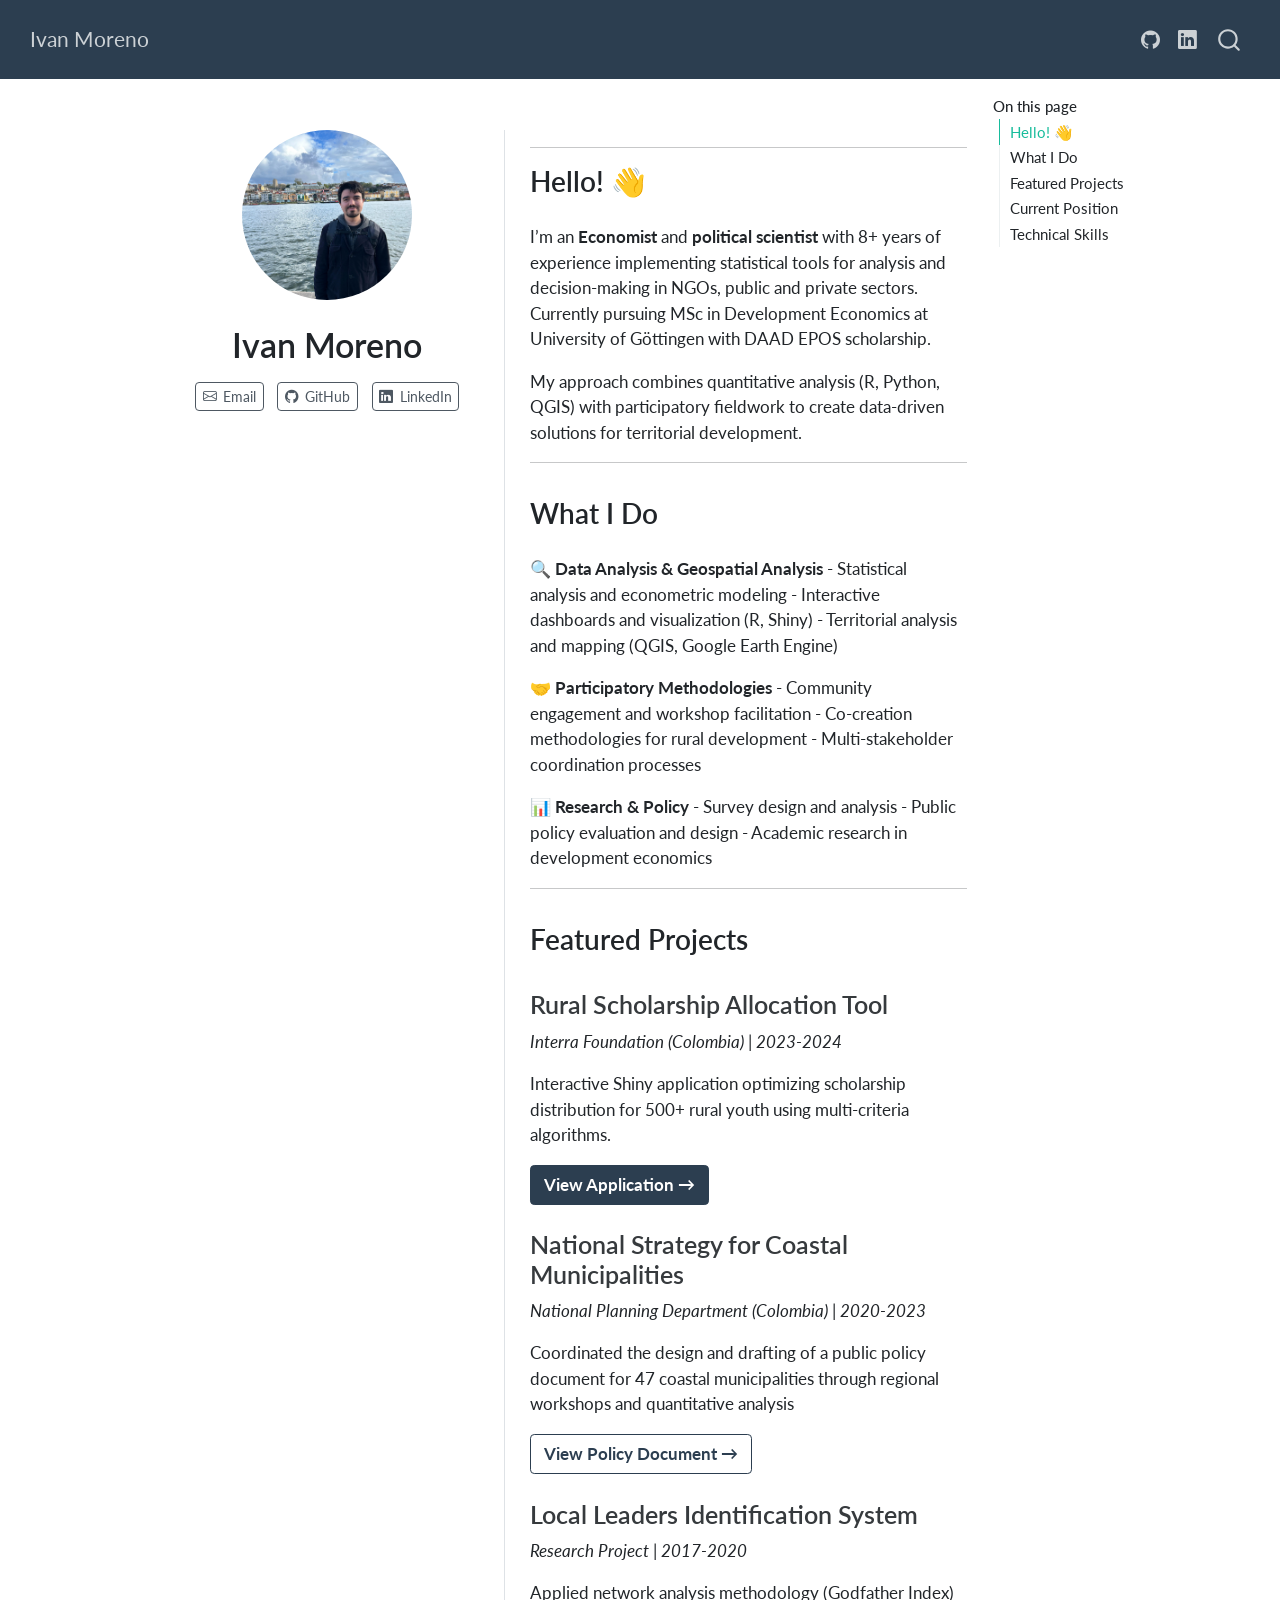
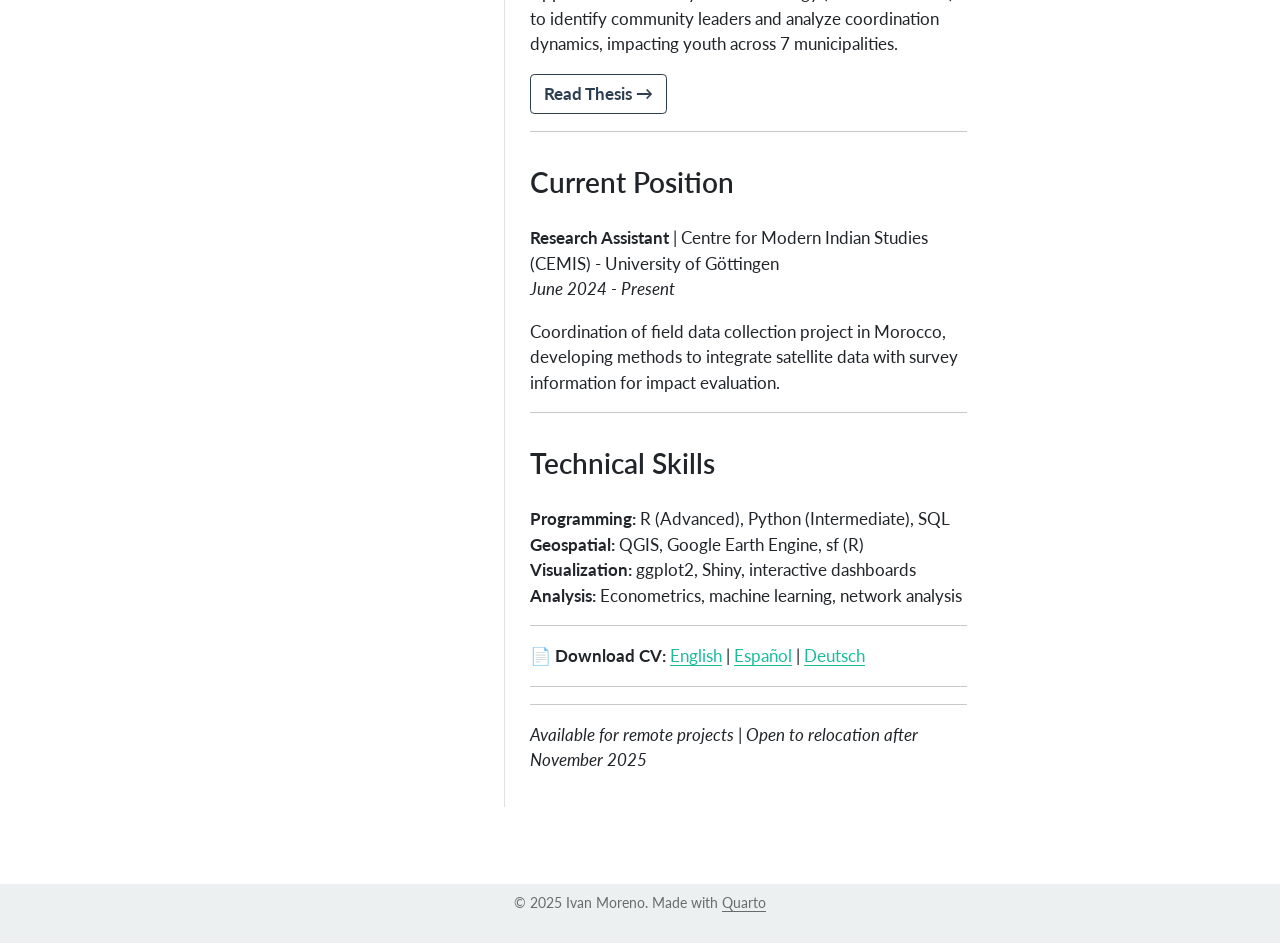
<file: index.html>
<!DOCTYPE html>
<html xmlns="http://www.w3.org/1999/xhtml" lang="en" xml:lang="en"><head>

<meta charset="utf-8">
<meta name="generator" content="quarto-1.6.42">

<meta name="viewport" content="width=device-width, initial-scale=1.0, user-scalable=yes">


<title>Ivan Moreno</title>
<style>
code{white-space: pre-wrap;}
span.smallcaps{font-variant: small-caps;}
div.columns{display: flex; gap: min(4vw, 1.5em);}
div.column{flex: auto; overflow-x: auto;}
div.hanging-indent{margin-left: 1.5em; text-indent: -1.5em;}
ul.task-list{list-style: none;}
ul.task-list li input[type="checkbox"] {
  width: 0.8em;
  margin: 0 0.8em 0.2em -1em; /* quarto-specific, see https://github.com/quarto-dev/quarto-cli/issues/4556 */ 
  vertical-align: middle;
}
</style>


<script src="site_libs/quarto-nav/quarto-nav.js"></script>
<script src="site_libs/quarto-nav/headroom.min.js"></script>
<script src="site_libs/clipboard/clipboard.min.js"></script>
<script src="site_libs/quarto-search/autocomplete.umd.js"></script>
<script src="site_libs/quarto-search/fuse.min.js"></script>
<script src="site_libs/quarto-search/quarto-search.js"></script>
<meta name="quarto:offset" content="./">
<script src="site_libs/quarto-html/quarto.js"></script>
<script src="site_libs/quarto-html/popper.min.js"></script>
<script src="site_libs/quarto-html/tippy.umd.min.js"></script>
<link href="site_libs/quarto-html/tippy.css" rel="stylesheet">
<link href="site_libs/quarto-html/quarto-syntax-highlighting-de84f8d6bb715db06a919283c2d1e787.css" rel="stylesheet" id="quarto-text-highlighting-styles">
<script src="site_libs/bootstrap/bootstrap.min.js"></script>
<link href="site_libs/bootstrap/bootstrap-icons.css" rel="stylesheet">
<link href="site_libs/bootstrap/bootstrap-11537b933fd2d3f636e30eabed43a12c.min.css" rel="stylesheet" append-hash="true" id="quarto-bootstrap" data-mode="light">
<script id="quarto-search-options" type="application/json">{
  "location": "navbar",
  "copy-button": false,
  "collapse-after": 3,
  "panel-placement": "end",
  "type": "overlay",
  "limit": 50,
  "keyboard-shortcut": [
    "f",
    "/",
    "s"
  ],
  "show-item-context": false,
  "language": {
    "search-no-results-text": "No results",
    "search-matching-documents-text": "matching documents",
    "search-copy-link-title": "Copy link to search",
    "search-hide-matches-text": "Hide additional matches",
    "search-more-match-text": "more match in this document",
    "search-more-matches-text": "more matches in this document",
    "search-clear-button-title": "Clear",
    "search-text-placeholder": "",
    "search-detached-cancel-button-title": "Cancel",
    "search-submit-button-title": "Submit",
    "search-label": "Search"
  }
}</script>
<style>html{ scroll-behavior: smooth; }</style>


</head>

<body class="nav-fixed">

<div id="quarto-search-results"></div>
  <header id="quarto-header" class="headroom fixed-top">
    <nav class="navbar navbar-expand-lg " data-bs-theme="dark">
      <div class="navbar-container container-fluid">
      <div class="navbar-brand-container mx-auto">
    <a class="navbar-brand" href="./index.html">
    <span class="navbar-title">Ivan Moreno</span>
    </a>
  </div>
            <div id="quarto-search" class="" title="Search"></div>
          <button class="navbar-toggler" type="button" data-bs-toggle="collapse" data-bs-target="#navbarCollapse" aria-controls="navbarCollapse" role="menu" aria-expanded="false" aria-label="Toggle navigation" onclick="if (window.quartoToggleHeadroom) { window.quartoToggleHeadroom(); }">
  <span class="navbar-toggler-icon"></span>
</button>
          <div class="collapse navbar-collapse" id="navbarCollapse">
            <ul class="navbar-nav navbar-nav-scroll ms-auto">
  <li class="nav-item compact">
    <a class="nav-link" href="https://github.com/ifmoreno"> <i class="bi bi-github" role="img">
</i> 
<span class="menu-text"></span></a>
  </li>  
  <li class="nav-item compact">
    <a class="nav-link" href="https://www.linkedin.com/in/ifmoreno/"> <i class="bi bi-linkedin" role="img">
</i> 
<span class="menu-text"></span></a>
  </li>  
</ul>
          </div> <!-- /navcollapse -->
            <div class="quarto-navbar-tools">
</div>
      </div> <!-- /container-fluid -->
    </nav>
</header>
<!-- content -->
<div id="quarto-content" class="quarto-container page-columns page-rows-contents page-layout-article page-navbar">
<!-- sidebar -->
<!-- margin-sidebar -->
    <div id="quarto-margin-sidebar" class="sidebar margin-sidebar">
        <nav id="TOC" role="doc-toc" class="toc-active">
    <h2 id="toc-title">On this page</h2>
  <ul>
  <li><a href="#hello" id="toc-hello" class="nav-link active" data-scroll-target="#hello">Hello! 👋</a></li>
  <li><a href="#what-i-do" id="toc-what-i-do" class="nav-link" data-scroll-target="#what-i-do">What I Do</a></li>
  <li><a href="#featured-projects" id="toc-featured-projects" class="nav-link" data-scroll-target="#featured-projects">Featured Projects</a>
  <ul class="collapse">
  <li><a href="#rural-scholarship-allocation-tool" id="toc-rural-scholarship-allocation-tool" class="nav-link" data-scroll-target="#rural-scholarship-allocation-tool">Rural Scholarship Allocation Tool</a></li>
  <li><a href="#national-strategy-for-coastal-municipalities" id="toc-national-strategy-for-coastal-municipalities" class="nav-link" data-scroll-target="#national-strategy-for-coastal-municipalities">National Strategy for Coastal Municipalities</a></li>
  <li><a href="#local-leaders-identification-system" id="toc-local-leaders-identification-system" class="nav-link" data-scroll-target="#local-leaders-identification-system">Local Leaders Identification System</a></li>
  </ul></li>
  <li><a href="#current-position" id="toc-current-position" class="nav-link" data-scroll-target="#current-position">Current Position</a></li>
  <li><a href="#technical-skills" id="toc-technical-skills" class="nav-link" data-scroll-target="#technical-skills">Technical Skills</a></li>
  </ul>
</nav>
    </div>
<!-- main -->
<div class="quarto-about-trestles">
  <div class="about-entity">
    <img src="images/2.jpeg" class="about-image
  round " style="height: 10em; width: 10em;">
<header id="title-block-header" class="quarto-title-block default">
<div class="quarto-title">
<h1 class="title">Ivan Moreno</h1>
</div>
<div class="quarto-title-meta">
  </div>
</header>
    <div class="about-links">
  <a href="mailto:if.moreno@outlook.com" class="about-link" rel="" target="">
    <i class="bi bi-envelope"></i>
     <span class="about-link-text">Email</span>
  </a>
  <a href="https://github.com/ifmoreno" class="about-link" rel="" target="_blank">
    <i class="bi bi-github"></i>
     <span class="about-link-text">GitHub</span>
  </a>
  <a href="https://www.linkedin.com/in/ifmoreno/" class="about-link" rel="" target="_blank">
    <i class="bi bi-linkedin"></i>
     <span class="about-link-text">LinkedIn</span>
  </a>
</div>
  </div>
  <div class="about-contents"><main class="content" id="quarto-document-content">

<hr>
<section id="hello" class="level2">
<h2 data-anchor-id="hello">Hello! 👋</h2>
<p>I’m an <strong>Economist</strong> and <strong>political scientist</strong> with 8+ years of experience implementing statistical tools for analysis and decision-making in NGOs, public and private sectors. Currently pursuing MSc in Development Economics at University of Göttingen with DAAD EPOS scholarship.</p>
<p>My approach combines quantitative analysis (R, Python, QGIS) with participatory fieldwork to create data-driven solutions for territorial development.</p>
<hr>
</section>
<section id="what-i-do" class="level2">
<h2 data-anchor-id="what-i-do">What I Do</h2>
<p><strong>🔍 Data Analysis &amp; Geospatial Analysis</strong> - Statistical analysis and econometric modeling - Interactive dashboards and visualization (R, Shiny) - Territorial analysis and mapping (QGIS, Google Earth Engine)</p>
<p><strong>🤝 Participatory Methodologies</strong> - Community engagement and workshop facilitation - Co-creation methodologies for rural development - Multi-stakeholder coordination processes</p>
<p><strong>📊 Research &amp; Policy</strong> - Survey design and analysis - Public policy evaluation and design - Academic research in development economics</p>
<hr>
</section>
<section id="featured-projects" class="level2">
<h2 data-anchor-id="featured-projects">Featured Projects</h2>
<section id="rural-scholarship-allocation-tool" class="level3">
<h3 data-anchor-id="rural-scholarship-allocation-tool">Rural Scholarship Allocation Tool</h3>
<p><em>Interra Foundation (Colombia) | 2023-2024</em></p>
<p>Interactive Shiny application optimizing scholarship distribution for 500+ rural youth using multi-criteria algorithms.</p>
<p><a href="https://jovenesrurales.shinyapps.io/Visor/" class="btn btn-primary" target="_blank"><strong>View Application →</strong></a></p>
</section>
<section id="national-strategy-for-coastal-municipalities" class="level3">
<h3 data-anchor-id="national-strategy-for-coastal-municipalities">National Strategy for Coastal Municipalities</h3>
<p><em>National Planning Department (Colombia) | 2020-2023</em></p>
<p>Coordinated the design and drafting of a public policy document for 47 coastal municipalities through regional workshops and quantitative analysis</p>
<p><a href="https://portalterritorial.dnp.gov.co/AdmCPBioceanica/iCosterosMunicipios?idSelect=4" class="btn btn-outline-primary" target="_blank"><strong>View Policy Document →</strong></a></p>
</section>
<section id="local-leaders-identification-system" class="level3">
<h3 data-anchor-id="local-leaders-identification-system">Local Leaders Identification System</h3>
<p><em>Research Project | 2017-2020</em></p>
<p>Applied network analysis methodology (Godfather Index) to identify community leaders and analyze coordination dynamics, impacting youth across 7 municipalities.</p>
<p><a href="http://hdl.handle.net/1992/43811" class="btn btn-outline-primary" target="_blank"><strong>Read Thesis →</strong></a></p>
<hr>
</section>
</section>
<section id="current-position" class="level2">
<h2 data-anchor-id="current-position">Current Position</h2>
<p><strong>Research Assistant</strong> | Centre for Modern Indian Studies (CEMIS) - University of Göttingen<br>
<em>June 2024 - Present</em></p>
<p>Coordination of field data collection project in Morocco, developing methods to integrate satellite data with survey information for impact evaluation.</p>
<hr>
</section>
<section id="technical-skills" class="level2">
<h2 data-anchor-id="technical-skills">Technical Skills</h2>
<p><strong>Programming:</strong> R (Advanced), Python (Intermediate), SQL<br>
<strong>Geospatial:</strong> QGIS, Google Earth Engine, sf (R)<br>
<strong>Visualization:</strong> ggplot2, Shiny, interactive dashboards<br>
<strong>Analysis:</strong> Econometrics, machine learning, network analysis</p>
<hr>
<p>📄 <strong>Download CV:</strong> <a href="assets/CV_english.pdf" target="_blank">English</a> | <a href="assets/cv-ivan-moreno-es.pdf" target="_blank">Español</a> | <a href="assets/CV_deutsch.pdf" target="_blank">Deutsch</a></p>
<hr>
<hr>
<p><em>Available for remote projects | Open to relocation after November 2025</em></p>


</section>
</main></div>
</div>
 <!-- /main -->
<script id="quarto-html-after-body" type="application/javascript">
window.document.addEventListener("DOMContentLoaded", function (event) {
  const toggleBodyColorMode = (bsSheetEl) => {
    const mode = bsSheetEl.getAttribute("data-mode");
    const bodyEl = window.document.querySelector("body");
    if (mode === "dark") {
      bodyEl.classList.add("quarto-dark");
      bodyEl.classList.remove("quarto-light");
    } else {
      bodyEl.classList.add("quarto-light");
      bodyEl.classList.remove("quarto-dark");
    }
  }
  const toggleBodyColorPrimary = () => {
    const bsSheetEl = window.document.querySelector("link#quarto-bootstrap");
    if (bsSheetEl) {
      toggleBodyColorMode(bsSheetEl);
    }
  }
  toggleBodyColorPrimary();  
  const isCodeAnnotation = (el) => {
    for (const clz of el.classList) {
      if (clz.startsWith('code-annotation-')) {                     
        return true;
      }
    }
    return false;
  }
  const onCopySuccess = function(e) {
    // button target
    const button = e.trigger;
    // don't keep focus
    button.blur();
    // flash "checked"
    button.classList.add('code-copy-button-checked');
    var currentTitle = button.getAttribute("title");
    button.setAttribute("title", "Copied!");
    let tooltip;
    if (window.bootstrap) {
      button.setAttribute("data-bs-toggle", "tooltip");
      button.setAttribute("data-bs-placement", "left");
      button.setAttribute("data-bs-title", "Copied!");
      tooltip = new bootstrap.Tooltip(button, 
        { trigger: "manual", 
          customClass: "code-copy-button-tooltip",
          offset: [0, -8]});
      tooltip.show();    
    }
    setTimeout(function() {
      if (tooltip) {
        tooltip.hide();
        button.removeAttribute("data-bs-title");
        button.removeAttribute("data-bs-toggle");
        button.removeAttribute("data-bs-placement");
      }
      button.setAttribute("title", currentTitle);
      button.classList.remove('code-copy-button-checked');
    }, 1000);
    // clear code selection
    e.clearSelection();
  }
  const getTextToCopy = function(trigger) {
      const codeEl = trigger.previousElementSibling.cloneNode(true);
      for (const childEl of codeEl.children) {
        if (isCodeAnnotation(childEl)) {
          childEl.remove();
        }
      }
      return codeEl.innerText;
  }
  const clipboard = new window.ClipboardJS('.code-copy-button:not([data-in-quarto-modal])', {
    text: getTextToCopy
  });
  clipboard.on('success', onCopySuccess);
  if (window.document.getElementById('quarto-embedded-source-code-modal')) {
    const clipboardModal = new window.ClipboardJS('.code-copy-button[data-in-quarto-modal]', {
      text: getTextToCopy,
      container: window.document.getElementById('quarto-embedded-source-code-modal')
    });
    clipboardModal.on('success', onCopySuccess);
  }
    var localhostRegex = new RegExp(/^(?:http|https):\/\/localhost\:?[0-9]*\//);
    var mailtoRegex = new RegExp(/^mailto:/);
      var filterRegex = new RegExp("https:\/\/ifmoreno\.github\.io\/");
    var isInternal = (href) => {
        return filterRegex.test(href) || localhostRegex.test(href) || mailtoRegex.test(href);
    }
    // Inspect non-navigation links and adorn them if external
 	var links = window.document.querySelectorAll('a[href]:not(.nav-link):not(.navbar-brand):not(.toc-action):not(.sidebar-link):not(.sidebar-item-toggle):not(.pagination-link):not(.no-external):not([aria-hidden]):not(.dropdown-item):not(.quarto-navigation-tool):not(.about-link)');
    for (var i=0; i<links.length; i++) {
      const link = links[i];
      if (!isInternal(link.href)) {
        // undo the damage that might have been done by quarto-nav.js in the case of
        // links that we want to consider external
        if (link.dataset.originalHref !== undefined) {
          link.href = link.dataset.originalHref;
        }
      }
    }
  function tippyHover(el, contentFn, onTriggerFn, onUntriggerFn) {
    const config = {
      allowHTML: true,
      maxWidth: 500,
      delay: 100,
      arrow: false,
      appendTo: function(el) {
          return el.parentElement;
      },
      interactive: true,
      interactiveBorder: 10,
      theme: 'quarto',
      placement: 'bottom-start',
    };
    if (contentFn) {
      config.content = contentFn;
    }
    if (onTriggerFn) {
      config.onTrigger = onTriggerFn;
    }
    if (onUntriggerFn) {
      config.onUntrigger = onUntriggerFn;
    }
    window.tippy(el, config); 
  }
  const noterefs = window.document.querySelectorAll('a[role="doc-noteref"]');
  for (var i=0; i<noterefs.length; i++) {
    const ref = noterefs[i];
    tippyHover(ref, function() {
      // use id or data attribute instead here
      let href = ref.getAttribute('data-footnote-href') || ref.getAttribute('href');
      try { href = new URL(href).hash; } catch {}
      const id = href.replace(/^#\/?/, "");
      const note = window.document.getElementById(id);
      if (note) {
        return note.innerHTML;
      } else {
        return "";
      }
    });
  }
  const xrefs = window.document.querySelectorAll('a.quarto-xref');
  const processXRef = (id, note) => {
    // Strip column container classes
    const stripColumnClz = (el) => {
      el.classList.remove("page-full", "page-columns");
      if (el.children) {
        for (const child of el.children) {
          stripColumnClz(child);
        }
      }
    }
    stripColumnClz(note)
    if (id === null || id.startsWith('sec-')) {
      // Special case sections, only their first couple elements
      const container = document.createElement("div");
      if (note.children && note.children.length > 2) {
        container.appendChild(note.children[0].cloneNode(true));
        for (let i = 1; i < note.children.length; i++) {
          const child = note.children[i];
          if (child.tagName === "P" && child.innerText === "") {
            continue;
          } else {
            container.appendChild(child.cloneNode(true));
            break;
          }
        }
        if (window.Quarto?.typesetMath) {
          window.Quarto.typesetMath(container);
        }
        return container.innerHTML
      } else {
        if (window.Quarto?.typesetMath) {
          window.Quarto.typesetMath(note);
        }
        return note.innerHTML;
      }
    } else {
      // Remove any anchor links if they are present
      const anchorLink = note.querySelector('a.anchorjs-link');
      if (anchorLink) {
        anchorLink.remove();
      }
      if (window.Quarto?.typesetMath) {
        window.Quarto.typesetMath(note);
      }
      if (note.classList.contains("callout")) {
        return note.outerHTML;
      } else {
        return note.innerHTML;
      }
    }
  }
  for (var i=0; i<xrefs.length; i++) {
    const xref = xrefs[i];
    tippyHover(xref, undefined, function(instance) {
      instance.disable();
      let url = xref.getAttribute('href');
      let hash = undefined; 
      if (url.startsWith('#')) {
        hash = url;
      } else {
        try { hash = new URL(url).hash; } catch {}
      }
      if (hash) {
        const id = hash.replace(/^#\/?/, "");
        const note = window.document.getElementById(id);
        if (note !== null) {
          try {
            const html = processXRef(id, note.cloneNode(true));
            instance.setContent(html);
          } finally {
            instance.enable();
            instance.show();
          }
        } else {
          // See if we can fetch this
          fetch(url.split('#')[0])
          .then(res => res.text())
          .then(html => {
            const parser = new DOMParser();
            const htmlDoc = parser.parseFromString(html, "text/html");
            const note = htmlDoc.getElementById(id);
            if (note !== null) {
              const html = processXRef(id, note);
              instance.setContent(html);
            } 
          }).finally(() => {
            instance.enable();
            instance.show();
          });
        }
      } else {
        // See if we can fetch a full url (with no hash to target)
        // This is a special case and we should probably do some content thinning / targeting
        fetch(url)
        .then(res => res.text())
        .then(html => {
          const parser = new DOMParser();
          const htmlDoc = parser.parseFromString(html, "text/html");
          const note = htmlDoc.querySelector('main.content');
          if (note !== null) {
            // This should only happen for chapter cross references
            // (since there is no id in the URL)
            // remove the first header
            if (note.children.length > 0 && note.children[0].tagName === "HEADER") {
              note.children[0].remove();
            }
            const html = processXRef(null, note);
            instance.setContent(html);
          } 
        }).finally(() => {
          instance.enable();
          instance.show();
        });
      }
    }, function(instance) {
    });
  }
      let selectedAnnoteEl;
      const selectorForAnnotation = ( cell, annotation) => {
        let cellAttr = 'data-code-cell="' + cell + '"';
        let lineAttr = 'data-code-annotation="' +  annotation + '"';
        const selector = 'span[' + cellAttr + '][' + lineAttr + ']';
        return selector;
      }
      const selectCodeLines = (annoteEl) => {
        const doc = window.document;
        const targetCell = annoteEl.getAttribute("data-target-cell");
        const targetAnnotation = annoteEl.getAttribute("data-target-annotation");
        const annoteSpan = window.document.querySelector(selectorForAnnotation(targetCell, targetAnnotation));
        const lines = annoteSpan.getAttribute("data-code-lines").split(",");
        const lineIds = lines.map((line) => {
          return targetCell + "-" + line;
        })
        let top = null;
        let height = null;
        let parent = null;
        if (lineIds.length > 0) {
            //compute the position of the single el (top and bottom and make a div)
            const el = window.document.getElementById(lineIds[0]);
            top = el.offsetTop;
            height = el.offsetHeight;
            parent = el.parentElement.parentElement;
          if (lineIds.length > 1) {
            const lastEl = window.document.getElementById(lineIds[lineIds.length - 1]);
            const bottom = lastEl.offsetTop + lastEl.offsetHeight;
            height = bottom - top;
          }
          if (top !== null && height !== null && parent !== null) {
            // cook up a div (if necessary) and position it 
            let div = window.document.getElementById("code-annotation-line-highlight");
            if (div === null) {
              div = window.document.createElement("div");
              div.setAttribute("id", "code-annotation-line-highlight");
              div.style.position = 'absolute';
              parent.appendChild(div);
            }
            div.style.top = top - 2 + "px";
            div.style.height = height + 4 + "px";
            div.style.left = 0;
            let gutterDiv = window.document.getElementById("code-annotation-line-highlight-gutter");
            if (gutterDiv === null) {
              gutterDiv = window.document.createElement("div");
              gutterDiv.setAttribute("id", "code-annotation-line-highlight-gutter");
              gutterDiv.style.position = 'absolute';
              const codeCell = window.document.getElementById(targetCell);
              const gutter = codeCell.querySelector('.code-annotation-gutter');
              gutter.appendChild(gutterDiv);
            }
            gutterDiv.style.top = top - 2 + "px";
            gutterDiv.style.height = height + 4 + "px";
          }
          selectedAnnoteEl = annoteEl;
        }
      };
      const unselectCodeLines = () => {
        const elementsIds = ["code-annotation-line-highlight", "code-annotation-line-highlight-gutter"];
        elementsIds.forEach((elId) => {
          const div = window.document.getElementById(elId);
          if (div) {
            div.remove();
          }
        });
        selectedAnnoteEl = undefined;
      };
        // Handle positioning of the toggle
    window.addEventListener(
      "resize",
      throttle(() => {
        elRect = undefined;
        if (selectedAnnoteEl) {
          selectCodeLines(selectedAnnoteEl);
        }
      }, 10)
    );
    function throttle(fn, ms) {
    let throttle = false;
    let timer;
      return (...args) => {
        if(!throttle) { // first call gets through
            fn.apply(this, args);
            throttle = true;
        } else { // all the others get throttled
            if(timer) clearTimeout(timer); // cancel #2
            timer = setTimeout(() => {
              fn.apply(this, args);
              timer = throttle = false;
            }, ms);
        }
      };
    }
      // Attach click handler to the DT
      const annoteDls = window.document.querySelectorAll('dt[data-target-cell]');
      for (const annoteDlNode of annoteDls) {
        annoteDlNode.addEventListener('click', (event) => {
          const clickedEl = event.target;
          if (clickedEl !== selectedAnnoteEl) {
            unselectCodeLines();
            const activeEl = window.document.querySelector('dt[data-target-cell].code-annotation-active');
            if (activeEl) {
              activeEl.classList.remove('code-annotation-active');
            }
            selectCodeLines(clickedEl);
            clickedEl.classList.add('code-annotation-active');
          } else {
            // Unselect the line
            unselectCodeLines();
            clickedEl.classList.remove('code-annotation-active');
          }
        });
      }
  const findCites = (el) => {
    const parentEl = el.parentElement;
    if (parentEl) {
      const cites = parentEl.dataset.cites;
      if (cites) {
        return {
          el,
          cites: cites.split(' ')
        };
      } else {
        return findCites(el.parentElement)
      }
    } else {
      return undefined;
    }
  };
  var bibliorefs = window.document.querySelectorAll('a[role="doc-biblioref"]');
  for (var i=0; i<bibliorefs.length; i++) {
    const ref = bibliorefs[i];
    const citeInfo = findCites(ref);
    if (citeInfo) {
      tippyHover(citeInfo.el, function() {
        var popup = window.document.createElement('div');
        citeInfo.cites.forEach(function(cite) {
          var citeDiv = window.document.createElement('div');
          citeDiv.classList.add('hanging-indent');
          citeDiv.classList.add('csl-entry');
          var biblioDiv = window.document.getElementById('ref-' + cite);
          if (biblioDiv) {
            citeDiv.innerHTML = biblioDiv.innerHTML;
          }
          popup.appendChild(citeDiv);
        });
        return popup.innerHTML;
      });
    }
  }
});
</script>
</div> <!-- /content -->
<footer class="footer">
  <div class="nav-footer">
    <div class="nav-footer-left">
      &nbsp;
    </div>   
    <div class="nav-footer-center">
<p>© 2025 Ivan Moreno. Made with <a href="https://quarto.org">Quarto</a></p>
</div>
    <div class="nav-footer-right">
      &nbsp;
    </div>
  </div>
</footer>




<script src="site_libs/quarto-html/zenscroll-min.js"></script>
</body></html>
</file>
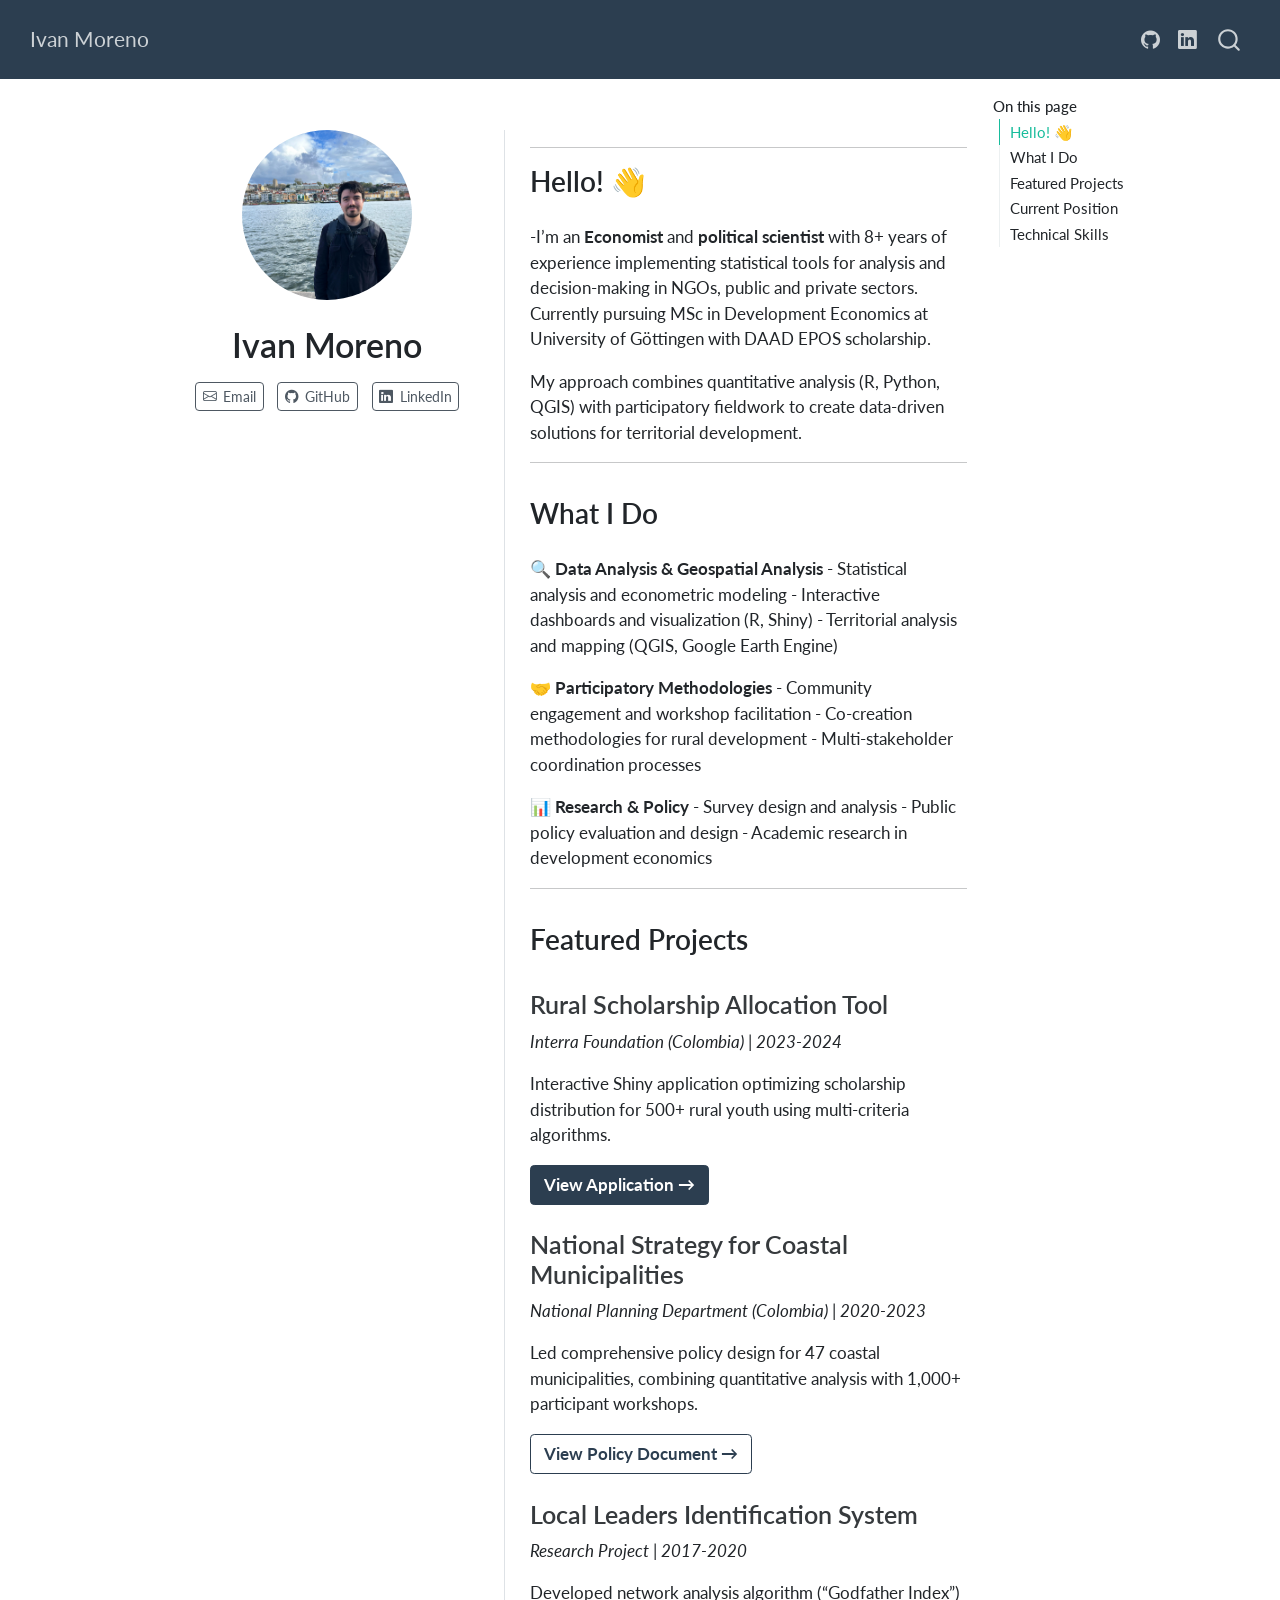
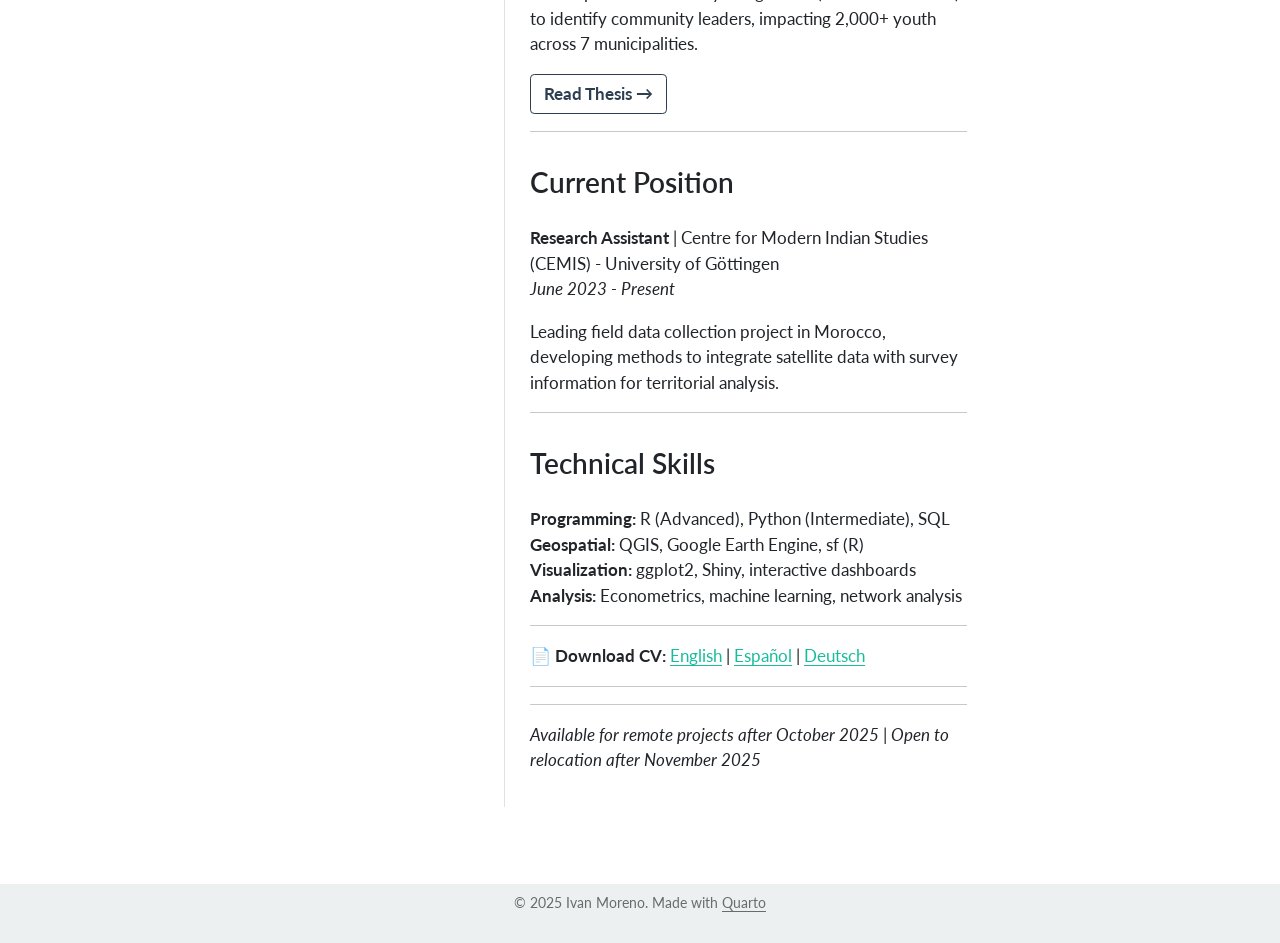
<file: docs/index.html>
<!DOCTYPE html>
<html xmlns="http://www.w3.org/1999/xhtml" lang="en" xml:lang="en"><head>

<meta charset="utf-8">
<meta name="generator" content="quarto-1.6.42">

<meta name="viewport" content="width=device-width, initial-scale=1.0, user-scalable=yes">


<title>Ivan Moreno</title>
<style>
code{white-space: pre-wrap;}
span.smallcaps{font-variant: small-caps;}
div.columns{display: flex; gap: min(4vw, 1.5em);}
div.column{flex: auto; overflow-x: auto;}
div.hanging-indent{margin-left: 1.5em; text-indent: -1.5em;}
ul.task-list{list-style: none;}
ul.task-list li input[type="checkbox"] {
  width: 0.8em;
  margin: 0 0.8em 0.2em -1em; /* quarto-specific, see https://github.com/quarto-dev/quarto-cli/issues/4556 */ 
  vertical-align: middle;
}
</style>


<script src="site_libs/quarto-nav/quarto-nav.js"></script>
<script src="site_libs/quarto-nav/headroom.min.js"></script>
<script src="site_libs/clipboard/clipboard.min.js"></script>
<script src="site_libs/quarto-search/autocomplete.umd.js"></script>
<script src="site_libs/quarto-search/fuse.min.js"></script>
<script src="site_libs/quarto-search/quarto-search.js"></script>
<meta name="quarto:offset" content="./">
<script src="site_libs/quarto-html/quarto.js"></script>
<script src="site_libs/quarto-html/popper.min.js"></script>
<script src="site_libs/quarto-html/tippy.umd.min.js"></script>
<link href="site_libs/quarto-html/tippy.css" rel="stylesheet">
<link href="site_libs/quarto-html/quarto-syntax-highlighting-de84f8d6bb715db06a919283c2d1e787.css" rel="stylesheet" id="quarto-text-highlighting-styles">
<script src="site_libs/bootstrap/bootstrap.min.js"></script>
<link href="site_libs/bootstrap/bootstrap-icons.css" rel="stylesheet">
<link href="site_libs/bootstrap/bootstrap-11537b933fd2d3f636e30eabed43a12c.min.css" rel="stylesheet" append-hash="true" id="quarto-bootstrap" data-mode="light">
<script id="quarto-search-options" type="application/json">{
  "location": "navbar",
  "copy-button": false,
  "collapse-after": 3,
  "panel-placement": "end",
  "type": "overlay",
  "limit": 50,
  "keyboard-shortcut": [
    "f",
    "/",
    "s"
  ],
  "show-item-context": false,
  "language": {
    "search-no-results-text": "No results",
    "search-matching-documents-text": "matching documents",
    "search-copy-link-title": "Copy link to search",
    "search-hide-matches-text": "Hide additional matches",
    "search-more-match-text": "more match in this document",
    "search-more-matches-text": "more matches in this document",
    "search-clear-button-title": "Clear",
    "search-text-placeholder": "",
    "search-detached-cancel-button-title": "Cancel",
    "search-submit-button-title": "Submit",
    "search-label": "Search"
  }
}</script>
<style>html{ scroll-behavior: smooth; }</style>


</head>

<body class="nav-fixed">

<div id="quarto-search-results"></div>
  <header id="quarto-header" class="headroom fixed-top">
    <nav class="navbar navbar-expand-lg " data-bs-theme="dark">
      <div class="navbar-container container-fluid">
      <div class="navbar-brand-container mx-auto">
    <a class="navbar-brand" href="./index.html">
    <span class="navbar-title">Ivan Moreno</span>
    </a>
  </div>
            <div id="quarto-search" class="" title="Search"></div>
          <button class="navbar-toggler" type="button" data-bs-toggle="collapse" data-bs-target="#navbarCollapse" aria-controls="navbarCollapse" role="menu" aria-expanded="false" aria-label="Toggle navigation" onclick="if (window.quartoToggleHeadroom) { window.quartoToggleHeadroom(); }">
  <span class="navbar-toggler-icon"></span>
</button>
          <div class="collapse navbar-collapse" id="navbarCollapse">
            <ul class="navbar-nav navbar-nav-scroll ms-auto">
  <li class="nav-item compact">
    <a class="nav-link" href="https://github.com/ifmoreno"> <i class="bi bi-github" role="img">
</i> 
<span class="menu-text"></span></a>
  </li>  
  <li class="nav-item compact">
    <a class="nav-link" href="https://linkedin.com/in/ivan-felipe-moreno-guzm%C3%A1n-29511899/"> <i class="bi bi-linkedin" role="img">
</i> 
<span class="menu-text"></span></a>
  </li>  
</ul>
          </div> <!-- /navcollapse -->
            <div class="quarto-navbar-tools">
</div>
      </div> <!-- /container-fluid -->
    </nav>
</header>
<!-- content -->
<div id="quarto-content" class="quarto-container page-columns page-rows-contents page-layout-article page-navbar">
<!-- sidebar -->
<!-- margin-sidebar -->
    <div id="quarto-margin-sidebar" class="sidebar margin-sidebar">
        <nav id="TOC" role="doc-toc" class="toc-active">
    <h2 id="toc-title">On this page</h2>
  <ul>
  <li><a href="#hello" id="toc-hello" class="nav-link active" data-scroll-target="#hello">Hello! 👋</a></li>
  <li><a href="#what-i-do" id="toc-what-i-do" class="nav-link" data-scroll-target="#what-i-do">What I Do</a></li>
  <li><a href="#featured-projects" id="toc-featured-projects" class="nav-link" data-scroll-target="#featured-projects">Featured Projects</a>
  <ul class="collapse">
  <li><a href="#rural-scholarship-allocation-tool" id="toc-rural-scholarship-allocation-tool" class="nav-link" data-scroll-target="#rural-scholarship-allocation-tool">Rural Scholarship Allocation Tool</a></li>
  <li><a href="#national-strategy-for-coastal-municipalities" id="toc-national-strategy-for-coastal-municipalities" class="nav-link" data-scroll-target="#national-strategy-for-coastal-municipalities">National Strategy for Coastal Municipalities</a></li>
  <li><a href="#local-leaders-identification-system" id="toc-local-leaders-identification-system" class="nav-link" data-scroll-target="#local-leaders-identification-system">Local Leaders Identification System</a></li>
  </ul></li>
  <li><a href="#current-position" id="toc-current-position" class="nav-link" data-scroll-target="#current-position">Current Position</a></li>
  <li><a href="#technical-skills" id="toc-technical-skills" class="nav-link" data-scroll-target="#technical-skills">Technical Skills</a></li>
  </ul>
</nav>
    </div>
<!-- main -->
<div class="quarto-about-trestles">
  <div class="about-entity">
    <img src="images/2.jpeg" class="about-image
  round " style="height: 10em; width: 10em;">
<header id="title-block-header" class="quarto-title-block default">
<div class="quarto-title">
<h1 class="title">Ivan Moreno</h1>
</div>
<div class="quarto-title-meta">
  </div>
</header>
    <div class="about-links">
  <a href="mailto:if.moreno@outlook.com" class="about-link" rel="" target="">
    <i class="bi bi-envelope"></i>
     <span class="about-link-text">Email</span>
  </a>
  <a href="https://github.com/ifmoreno" class="about-link" rel="" target="_blank">
    <i class="bi bi-github"></i>
     <span class="about-link-text">GitHub</span>
  </a>
  <a href="https://linkedin.com/in/ivan-felipe-moreno-guzm%C3%A1n-29511899/" class="about-link" rel="" target="_blank">
    <i class="bi bi-linkedin"></i>
     <span class="about-link-text">LinkedIn</span>
  </a>
</div>
  </div>
  <div class="about-contents"><main class="content" id="quarto-document-content">

<hr>
<section id="hello" class="level2">
<h2 data-anchor-id="hello">Hello! 👋</h2>
<p>-I’m an <strong>Economist</strong> and <strong>political scientist</strong> with 8+ years of experience implementing statistical tools for analysis and decision-making in NGOs, public and private sectors. Currently pursuing MSc in Development Economics at University of Göttingen with DAAD EPOS scholarship.</p>
<p>My approach combines quantitative analysis (R, Python, QGIS) with participatory fieldwork to create data-driven solutions for territorial development.</p>
<hr>
</section>
<section id="what-i-do" class="level2">
<h2 data-anchor-id="what-i-do">What I Do</h2>
<p><strong>🔍 Data Analysis &amp; Geospatial Analysis</strong> - Statistical analysis and econometric modeling - Interactive dashboards and visualization (R, Shiny) - Territorial analysis and mapping (QGIS, Google Earth Engine)</p>
<p><strong>🤝 Participatory Methodologies</strong> - Community engagement and workshop facilitation - Co-creation methodologies for rural development - Multi-stakeholder coordination processes</p>
<p><strong>📊 Research &amp; Policy</strong> - Survey design and analysis - Public policy evaluation and design - Academic research in development economics</p>
<hr>
</section>
<section id="featured-projects" class="level2">
<h2 data-anchor-id="featured-projects">Featured Projects</h2>
<section id="rural-scholarship-allocation-tool" class="level3">
<h3 data-anchor-id="rural-scholarship-allocation-tool">Rural Scholarship Allocation Tool</h3>
<p><em>Interra Foundation (Colombia) | 2023-2024</em></p>
<p>Interactive Shiny application optimizing scholarship distribution for 500+ rural youth using multi-criteria algorithms.</p>
<p><a href="https://jovenesrurales.shinyapps.io/Visor/" class="btn btn-primary" target="_blank"><strong>View Application →</strong></a></p>
</section>
<section id="national-strategy-for-coastal-municipalities" class="level3">
<h3 data-anchor-id="national-strategy-for-coastal-municipalities">National Strategy for Coastal Municipalities</h3>
<p><em>National Planning Department (Colombia) | 2020-2023</em></p>
<p>Led comprehensive policy design for 47 coastal municipalities, combining quantitative analysis with 1,000+ participant workshops.</p>
<p><a href="https://portalterritorial.dnp.gov.co/AdmCPBioceanica/iCosterosMunicipios?idSelect=4" class="btn btn-outline-primary" target="_blank"><strong>View Policy Document →</strong></a></p>
</section>
<section id="local-leaders-identification-system" class="level3">
<h3 data-anchor-id="local-leaders-identification-system">Local Leaders Identification System</h3>
<p><em>Research Project | 2017-2020</em></p>
<p>Developed network analysis algorithm (“Godfather Index”) to identify community leaders, impacting 2,000+ youth across 7 municipalities.</p>
<p><a href="http://hdl.handle.net/1992/43811" class="btn btn-outline-primary" target="_blank"><strong>Read Thesis →</strong></a></p>
<hr>
</section>
</section>
<section id="current-position" class="level2">
<h2 data-anchor-id="current-position">Current Position</h2>
<p><strong>Research Assistant</strong> | Centre for Modern Indian Studies (CEMIS) - University of Göttingen<br>
<em>June 2023 - Present</em></p>
<p>Leading field data collection project in Morocco, developing methods to integrate satellite data with survey information for territorial analysis.</p>
<hr>
</section>
<section id="technical-skills" class="level2">
<h2 data-anchor-id="technical-skills">Technical Skills</h2>
<p><strong>Programming:</strong> R (Advanced), Python (Intermediate), SQL<br>
<strong>Geospatial:</strong> QGIS, Google Earth Engine, sf (R)<br>
<strong>Visualization:</strong> ggplot2, Shiny, interactive dashboards<br>
<strong>Analysis:</strong> Econometrics, machine learning, network analysis</p>
<hr>
<p>📄 <strong>Download CV:</strong> <a href="assets/CV_english.pdf" target="_blank">English</a> | <a href="assets/cv-ivan-moreno-es.pdf" target="_blank">Español</a> | <a href="assets/CV_deutsch.pdf" target="_blank">Deutsch</a></p>
<hr>
<hr>
<p><em>Available for remote projects after October 2025 | Open to relocation after November 2025</em></p>


</section>
</main></div>
</div>
 <!-- /main -->
<script id="quarto-html-after-body" type="application/javascript">
window.document.addEventListener("DOMContentLoaded", function (event) {
  const toggleBodyColorMode = (bsSheetEl) => {
    const mode = bsSheetEl.getAttribute("data-mode");
    const bodyEl = window.document.querySelector("body");
    if (mode === "dark") {
      bodyEl.classList.add("quarto-dark");
      bodyEl.classList.remove("quarto-light");
    } else {
      bodyEl.classList.add("quarto-light");
      bodyEl.classList.remove("quarto-dark");
    }
  }
  const toggleBodyColorPrimary = () => {
    const bsSheetEl = window.document.querySelector("link#quarto-bootstrap");
    if (bsSheetEl) {
      toggleBodyColorMode(bsSheetEl);
    }
  }
  toggleBodyColorPrimary();  
  const isCodeAnnotation = (el) => {
    for (const clz of el.classList) {
      if (clz.startsWith('code-annotation-')) {                     
        return true;
      }
    }
    return false;
  }
  const onCopySuccess = function(e) {
    // button target
    const button = e.trigger;
    // don't keep focus
    button.blur();
    // flash "checked"
    button.classList.add('code-copy-button-checked');
    var currentTitle = button.getAttribute("title");
    button.setAttribute("title", "Copied!");
    let tooltip;
    if (window.bootstrap) {
      button.setAttribute("data-bs-toggle", "tooltip");
      button.setAttribute("data-bs-placement", "left");
      button.setAttribute("data-bs-title", "Copied!");
      tooltip = new bootstrap.Tooltip(button, 
        { trigger: "manual", 
          customClass: "code-copy-button-tooltip",
          offset: [0, -8]});
      tooltip.show();    
    }
    setTimeout(function() {
      if (tooltip) {
        tooltip.hide();
        button.removeAttribute("data-bs-title");
        button.removeAttribute("data-bs-toggle");
        button.removeAttribute("data-bs-placement");
      }
      button.setAttribute("title", currentTitle);
      button.classList.remove('code-copy-button-checked');
    }, 1000);
    // clear code selection
    e.clearSelection();
  }
  const getTextToCopy = function(trigger) {
      const codeEl = trigger.previousElementSibling.cloneNode(true);
      for (const childEl of codeEl.children) {
        if (isCodeAnnotation(childEl)) {
          childEl.remove();
        }
      }
      return codeEl.innerText;
  }
  const clipboard = new window.ClipboardJS('.code-copy-button:not([data-in-quarto-modal])', {
    text: getTextToCopy
  });
  clipboard.on('success', onCopySuccess);
  if (window.document.getElementById('quarto-embedded-source-code-modal')) {
    const clipboardModal = new window.ClipboardJS('.code-copy-button[data-in-quarto-modal]', {
      text: getTextToCopy,
      container: window.document.getElementById('quarto-embedded-source-code-modal')
    });
    clipboardModal.on('success', onCopySuccess);
  }
    var localhostRegex = new RegExp(/^(?:http|https):\/\/localhost\:?[0-9]*\//);
    var mailtoRegex = new RegExp(/^mailto:/);
      var filterRegex = new RegExp('/' + window.location.host + '/');
    var isInternal = (href) => {
        return filterRegex.test(href) || localhostRegex.test(href) || mailtoRegex.test(href);
    }
    // Inspect non-navigation links and adorn them if external
 	var links = window.document.querySelectorAll('a[href]:not(.nav-link):not(.navbar-brand):not(.toc-action):not(.sidebar-link):not(.sidebar-item-toggle):not(.pagination-link):not(.no-external):not([aria-hidden]):not(.dropdown-item):not(.quarto-navigation-tool):not(.about-link)');
    for (var i=0; i<links.length; i++) {
      const link = links[i];
      if (!isInternal(link.href)) {
        // undo the damage that might have been done by quarto-nav.js in the case of
        // links that we want to consider external
        if (link.dataset.originalHref !== undefined) {
          link.href = link.dataset.originalHref;
        }
      }
    }
  function tippyHover(el, contentFn, onTriggerFn, onUntriggerFn) {
    const config = {
      allowHTML: true,
      maxWidth: 500,
      delay: 100,
      arrow: false,
      appendTo: function(el) {
          return el.parentElement;
      },
      interactive: true,
      interactiveBorder: 10,
      theme: 'quarto',
      placement: 'bottom-start',
    };
    if (contentFn) {
      config.content = contentFn;
    }
    if (onTriggerFn) {
      config.onTrigger = onTriggerFn;
    }
    if (onUntriggerFn) {
      config.onUntrigger = onUntriggerFn;
    }
    window.tippy(el, config); 
  }
  const noterefs = window.document.querySelectorAll('a[role="doc-noteref"]');
  for (var i=0; i<noterefs.length; i++) {
    const ref = noterefs[i];
    tippyHover(ref, function() {
      // use id or data attribute instead here
      let href = ref.getAttribute('data-footnote-href') || ref.getAttribute('href');
      try { href = new URL(href).hash; } catch {}
      const id = href.replace(/^#\/?/, "");
      const note = window.document.getElementById(id);
      if (note) {
        return note.innerHTML;
      } else {
        return "";
      }
    });
  }
  const xrefs = window.document.querySelectorAll('a.quarto-xref');
  const processXRef = (id, note) => {
    // Strip column container classes
    const stripColumnClz = (el) => {
      el.classList.remove("page-full", "page-columns");
      if (el.children) {
        for (const child of el.children) {
          stripColumnClz(child);
        }
      }
    }
    stripColumnClz(note)
    if (id === null || id.startsWith('sec-')) {
      // Special case sections, only their first couple elements
      const container = document.createElement("div");
      if (note.children && note.children.length > 2) {
        container.appendChild(note.children[0].cloneNode(true));
        for (let i = 1; i < note.children.length; i++) {
          const child = note.children[i];
          if (child.tagName === "P" && child.innerText === "") {
            continue;
          } else {
            container.appendChild(child.cloneNode(true));
            break;
          }
        }
        if (window.Quarto?.typesetMath) {
          window.Quarto.typesetMath(container);
        }
        return container.innerHTML
      } else {
        if (window.Quarto?.typesetMath) {
          window.Quarto.typesetMath(note);
        }
        return note.innerHTML;
      }
    } else {
      // Remove any anchor links if they are present
      const anchorLink = note.querySelector('a.anchorjs-link');
      if (anchorLink) {
        anchorLink.remove();
      }
      if (window.Quarto?.typesetMath) {
        window.Quarto.typesetMath(note);
      }
      if (note.classList.contains("callout")) {
        return note.outerHTML;
      } else {
        return note.innerHTML;
      }
    }
  }
  for (var i=0; i<xrefs.length; i++) {
    const xref = xrefs[i];
    tippyHover(xref, undefined, function(instance) {
      instance.disable();
      let url = xref.getAttribute('href');
      let hash = undefined; 
      if (url.startsWith('#')) {
        hash = url;
      } else {
        try { hash = new URL(url).hash; } catch {}
      }
      if (hash) {
        const id = hash.replace(/^#\/?/, "");
        const note = window.document.getElementById(id);
        if (note !== null) {
          try {
            const html = processXRef(id, note.cloneNode(true));
            instance.setContent(html);
          } finally {
            instance.enable();
            instance.show();
          }
        } else {
          // See if we can fetch this
          fetch(url.split('#')[0])
          .then(res => res.text())
          .then(html => {
            const parser = new DOMParser();
            const htmlDoc = parser.parseFromString(html, "text/html");
            const note = htmlDoc.getElementById(id);
            if (note !== null) {
              const html = processXRef(id, note);
              instance.setContent(html);
            } 
          }).finally(() => {
            instance.enable();
            instance.show();
          });
        }
      } else {
        // See if we can fetch a full url (with no hash to target)
        // This is a special case and we should probably do some content thinning / targeting
        fetch(url)
        .then(res => res.text())
        .then(html => {
          const parser = new DOMParser();
          const htmlDoc = parser.parseFromString(html, "text/html");
          const note = htmlDoc.querySelector('main.content');
          if (note !== null) {
            // This should only happen for chapter cross references
            // (since there is no id in the URL)
            // remove the first header
            if (note.children.length > 0 && note.children[0].tagName === "HEADER") {
              note.children[0].remove();
            }
            const html = processXRef(null, note);
            instance.setContent(html);
          } 
        }).finally(() => {
          instance.enable();
          instance.show();
        });
      }
    }, function(instance) {
    });
  }
      let selectedAnnoteEl;
      const selectorForAnnotation = ( cell, annotation) => {
        let cellAttr = 'data-code-cell="' + cell + '"';
        let lineAttr = 'data-code-annotation="' +  annotation + '"';
        const selector = 'span[' + cellAttr + '][' + lineAttr + ']';
        return selector;
      }
      const selectCodeLines = (annoteEl) => {
        const doc = window.document;
        const targetCell = annoteEl.getAttribute("data-target-cell");
        const targetAnnotation = annoteEl.getAttribute("data-target-annotation");
        const annoteSpan = window.document.querySelector(selectorForAnnotation(targetCell, targetAnnotation));
        const lines = annoteSpan.getAttribute("data-code-lines").split(",");
        const lineIds = lines.map((line) => {
          return targetCell + "-" + line;
        })
        let top = null;
        let height = null;
        let parent = null;
        if (lineIds.length > 0) {
            //compute the position of the single el (top and bottom and make a div)
            const el = window.document.getElementById(lineIds[0]);
            top = el.offsetTop;
            height = el.offsetHeight;
            parent = el.parentElement.parentElement;
          if (lineIds.length > 1) {
            const lastEl = window.document.getElementById(lineIds[lineIds.length - 1]);
            const bottom = lastEl.offsetTop + lastEl.offsetHeight;
            height = bottom - top;
          }
          if (top !== null && height !== null && parent !== null) {
            // cook up a div (if necessary) and position it 
            let div = window.document.getElementById("code-annotation-line-highlight");
            if (div === null) {
              div = window.document.createElement("div");
              div.setAttribute("id", "code-annotation-line-highlight");
              div.style.position = 'absolute';
              parent.appendChild(div);
            }
            div.style.top = top - 2 + "px";
            div.style.height = height + 4 + "px";
            div.style.left = 0;
            let gutterDiv = window.document.getElementById("code-annotation-line-highlight-gutter");
            if (gutterDiv === null) {
              gutterDiv = window.document.createElement("div");
              gutterDiv.setAttribute("id", "code-annotation-line-highlight-gutter");
              gutterDiv.style.position = 'absolute';
              const codeCell = window.document.getElementById(targetCell);
              const gutter = codeCell.querySelector('.code-annotation-gutter');
              gutter.appendChild(gutterDiv);
            }
            gutterDiv.style.top = top - 2 + "px";
            gutterDiv.style.height = height + 4 + "px";
          }
          selectedAnnoteEl = annoteEl;
        }
      };
      const unselectCodeLines = () => {
        const elementsIds = ["code-annotation-line-highlight", "code-annotation-line-highlight-gutter"];
        elementsIds.forEach((elId) => {
          const div = window.document.getElementById(elId);
          if (div) {
            div.remove();
          }
        });
        selectedAnnoteEl = undefined;
      };
        // Handle positioning of the toggle
    window.addEventListener(
      "resize",
      throttle(() => {
        elRect = undefined;
        if (selectedAnnoteEl) {
          selectCodeLines(selectedAnnoteEl);
        }
      }, 10)
    );
    function throttle(fn, ms) {
    let throttle = false;
    let timer;
      return (...args) => {
        if(!throttle) { // first call gets through
            fn.apply(this, args);
            throttle = true;
        } else { // all the others get throttled
            if(timer) clearTimeout(timer); // cancel #2
            timer = setTimeout(() => {
              fn.apply(this, args);
              timer = throttle = false;
            }, ms);
        }
      };
    }
      // Attach click handler to the DT
      const annoteDls = window.document.querySelectorAll('dt[data-target-cell]');
      for (const annoteDlNode of annoteDls) {
        annoteDlNode.addEventListener('click', (event) => {
          const clickedEl = event.target;
          if (clickedEl !== selectedAnnoteEl) {
            unselectCodeLines();
            const activeEl = window.document.querySelector('dt[data-target-cell].code-annotation-active');
            if (activeEl) {
              activeEl.classList.remove('code-annotation-active');
            }
            selectCodeLines(clickedEl);
            clickedEl.classList.add('code-annotation-active');
          } else {
            // Unselect the line
            unselectCodeLines();
            clickedEl.classList.remove('code-annotation-active');
          }
        });
      }
  const findCites = (el) => {
    const parentEl = el.parentElement;
    if (parentEl) {
      const cites = parentEl.dataset.cites;
      if (cites) {
        return {
          el,
          cites: cites.split(' ')
        };
      } else {
        return findCites(el.parentElement)
      }
    } else {
      return undefined;
    }
  };
  var bibliorefs = window.document.querySelectorAll('a[role="doc-biblioref"]');
  for (var i=0; i<bibliorefs.length; i++) {
    const ref = bibliorefs[i];
    const citeInfo = findCites(ref);
    if (citeInfo) {
      tippyHover(citeInfo.el, function() {
        var popup = window.document.createElement('div');
        citeInfo.cites.forEach(function(cite) {
          var citeDiv = window.document.createElement('div');
          citeDiv.classList.add('hanging-indent');
          citeDiv.classList.add('csl-entry');
          var biblioDiv = window.document.getElementById('ref-' + cite);
          if (biblioDiv) {
            citeDiv.innerHTML = biblioDiv.innerHTML;
          }
          popup.appendChild(citeDiv);
        });
        return popup.innerHTML;
      });
    }
  }
});
</script>
</div> <!-- /content -->
<footer class="footer">
  <div class="nav-footer">
    <div class="nav-footer-left">
      &nbsp;
    </div>   
    <div class="nav-footer-center">
<p>© 2025 Ivan Moreno. Made with <a href="https://quarto.org">Quarto</a></p>
</div>
    <div class="nav-footer-right">
      &nbsp;
    </div>
  </div>
</footer>




<script src="site_libs/quarto-html/zenscroll-min.js"></script>
</body></html>
</file>
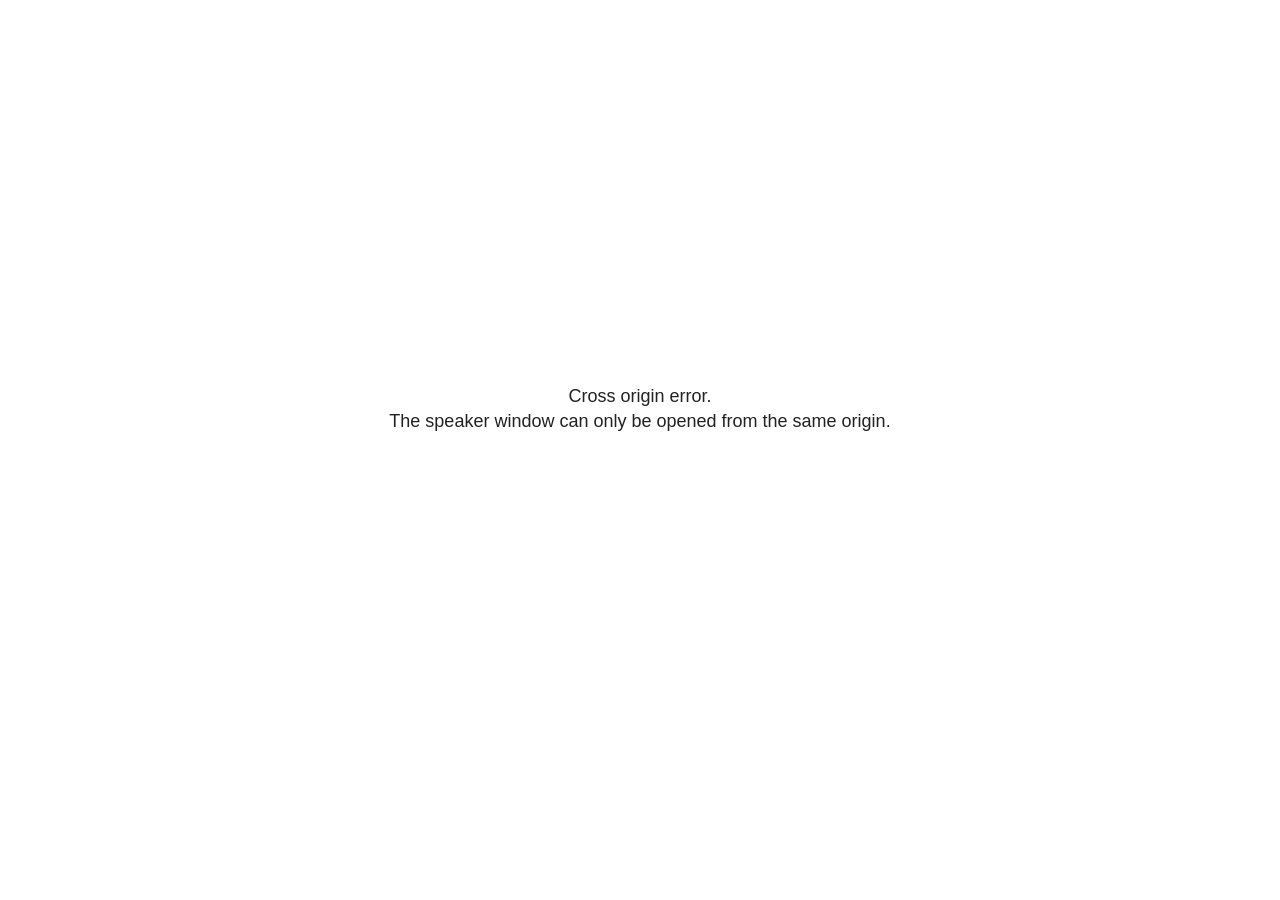
<file: site_libs/revealjs/plugin/notes/speaker-view.html>
<!--
	NOTE: You need to build the notes plugin after making changes to this file.
-->
<html lang="en">
	<head>
		<meta charset="utf-8">

		<title>reveal.js - Speaker View</title>

		<style>
			body {
				font-family: Helvetica;
				font-size: 18px;
			}

			#current-slide,
			#upcoming-slide,
			#speaker-controls {
				padding: 6px;
				box-sizing: border-box;
				-moz-box-sizing: border-box;
			}

			#current-slide iframe,
			#upcoming-slide iframe {
				width: 100%;
				height: 100%;
				border: 1px solid #ddd;
			}

			#current-slide .label,
			#upcoming-slide .label {
				position: absolute;
				top: 10px;
				left: 10px;
				z-index: 2;
			}

			#connection-status {
				position: absolute;
				top: 0;
				left: 0;
				width: 100%;
				height: 100%;
				z-index: 20;
				padding: 30% 20% 20% 20%;
				font-size: 18px;
				color: #222;
				background: #fff;
				text-align: center;
				box-sizing: border-box;
				line-height: 1.4;
			}

			.overlay-element {
				height: 34px;
				line-height: 34px;
				padding: 0 10px;
				text-shadow: none;
				background: rgba( 220, 220, 220, 0.8 );
				color: #222;
				font-size: 14px;
			}

			.overlay-element.interactive:hover {
				background: rgba( 220, 220, 220, 1 );
			}

			#current-slide {
				position: absolute;
				width: 60%;
				height: 100%;
				top: 0;
				left: 0;
				padding-right: 0;
			}

			#upcoming-slide {
				position: absolute;
				width: 40%;
				height: 40%;
				right: 0;
				top: 0;
			}

			/* Speaker controls */
			#speaker-controls {
				position: absolute;
				top: 40%;
				right: 0;
				width: 40%;
				height: 60%;
				overflow: auto;
				font-size: 18px;
			}

				.speaker-controls-time.hidden,
				.speaker-controls-notes.hidden {
					display: none;
				}

				.speaker-controls-time .label,
				.speaker-controls-pace .label,
				.speaker-controls-notes .label {
					text-transform: uppercase;
					font-weight: normal;
					font-size: 0.66em;
					color: #666;
					margin: 0;
				}

				.speaker-controls-time, .speaker-controls-pace {
					border-bottom: 1px solid rgba( 200, 200, 200, 0.5 );
					margin-bottom: 10px;
					padding: 10px 16px;
					padding-bottom: 20px;
					cursor: pointer;
				}

				.speaker-controls-time .reset-button {
					opacity: 0;
					float: right;
					color: #666;
					text-decoration: none;
				}
				.speaker-controls-time:hover .reset-button {
					opacity: 1;
				}

				.speaker-controls-time .timer,
				.speaker-controls-time .clock {
					width: 50%;
				}

				.speaker-controls-time .timer,
				.speaker-controls-time .clock,
				.speaker-controls-time .pacing .hours-value,
				.speaker-controls-time .pacing .minutes-value,
				.speaker-controls-time .pacing .seconds-value {
					font-size: 1.9em;
				}

				.speaker-controls-time .timer {
					float: left;
				}

				.speaker-controls-time .clock {
					float: right;
					text-align: right;
				}

				.speaker-controls-time span.mute {
					opacity: 0.3;
				}

				.speaker-controls-time .pacing-title {
					margin-top: 5px;
				}

				.speaker-controls-time .pacing.ahead {
					color: blue;
				}

				.speaker-controls-time .pacing.on-track {
					color: green;
				}

				.speaker-controls-time .pacing.behind {
					color: red;
				}

				.speaker-controls-notes {
					padding: 10px 16px;
				}

				.speaker-controls-notes .value {
					margin-top: 5px;
					line-height: 1.4;
					font-size: 1.2em;
				}

			/* Layout selector */
			#speaker-layout {
				position: absolute;
				top: 10px;
				right: 10px;
				color: #222;
				z-index: 10;
			}
				#speaker-layout select {
					position: absolute;
					width: 100%;
					height: 100%;
					top: 0;
					left: 0;
					border: 0;
					box-shadow: 0;
					cursor: pointer;
					opacity: 0;

					font-size: 1em;
					background-color: transparent;

					-moz-appearance: none;
					-webkit-appearance: none;
					-webkit-tap-highlight-color: rgba(0, 0, 0, 0);
				}

				#speaker-layout select:focus {
					outline: none;
					box-shadow: none;
				}

			.clear {
				clear: both;
			}

			/* Speaker layout: Wide */
			body[data-speaker-layout="wide"] #current-slide,
			body[data-speaker-layout="wide"] #upcoming-slide {
				width: 50%;
				height: 45%;
				padding: 6px;
			}

			body[data-speaker-layout="wide"] #current-slide {
				top: 0;
				left: 0;
			}

			body[data-speaker-layout="wide"] #upcoming-slide {
				top: 0;
				left: 50%;
			}

			body[data-speaker-layout="wide"] #speaker-controls {
				top: 45%;
				left: 0;
				width: 100%;
				height: 50%;
				font-size: 1.25em;
			}

			/* Speaker layout: Tall */
			body[data-speaker-layout="tall"] #current-slide,
			body[data-speaker-layout="tall"] #upcoming-slide {
				width: 45%;
				height: 50%;
				padding: 6px;
			}

			body[data-speaker-layout="tall"] #current-slide {
				top: 0;
				left: 0;
			}

			body[data-speaker-layout="tall"] #upcoming-slide {
				top: 50%;
				left: 0;
			}

			body[data-speaker-layout="tall"] #speaker-controls {
				padding-top: 40px;
				top: 0;
				left: 45%;
				width: 55%;
				height: 100%;
				font-size: 1.25em;
			}

			/* Speaker layout: Notes only */
			body[data-speaker-layout="notes-only"] #current-slide,
			body[data-speaker-layout="notes-only"] #upcoming-slide {
				display: none;
			}

			body[data-speaker-layout="notes-only"] #speaker-controls {
				padding-top: 40px;
				top: 0;
				left: 0;
				width: 100%;
				height: 100%;
				font-size: 1.25em;
			}

			@media screen and (max-width: 1080px) {
				body[data-speaker-layout="default"] #speaker-controls {
					font-size: 16px;
				}
			}

			@media screen and (max-width: 900px) {
				body[data-speaker-layout="default"] #speaker-controls {
					font-size: 14px;
				}
			}

			@media screen and (max-width: 800px) {
				body[data-speaker-layout="default"] #speaker-controls {
					font-size: 12px;
				}
			}

		</style>
	</head>

	<body>

		<div id="connection-status">Loading speaker view...</div>

		<div id="current-slide"></div>
		<div id="upcoming-slide"><span class="overlay-element label">Upcoming</span></div>
		<div id="speaker-controls">
			<div class="speaker-controls-time">
				<h4 class="label">Time <span class="reset-button">Click to Reset</span></h4>
				<div class="clock">
					<span class="clock-value">0:00 AM</span>
				</div>
				<div class="timer">
					<span class="hours-value">00</span><span class="minutes-value">:00</span><span class="seconds-value">:00</span>
				</div>
				<div class="clear"></div>

				<h4 class="label pacing-title" style="display: none">Pacing – Time to finish current slide</h4>
				<div class="pacing" style="display: none">
					<span class="hours-value">00</span><span class="minutes-value">:00</span><span class="seconds-value">:00</span>
				</div>
			</div>

			<div class="speaker-controls-notes hidden">
				<h4 class="label">Notes</h4>
				<div class="value"></div>
			</div>
		</div>
		<div id="speaker-layout" class="overlay-element interactive">
			<span class="speaker-layout-label"></span>
			<select class="speaker-layout-dropdown"></select>
		</div>

		<script>

			(function() {

				var notes,
					notesValue,
					currentState,
					currentSlide,
					upcomingSlide,
					layoutLabel,
					layoutDropdown,
					pendingCalls = {},
					lastRevealApiCallId = 0,
					connected = false

				var connectionStatus = document.querySelector( '#connection-status' );

				var SPEAKER_LAYOUTS = {
					'default': 'Default',
					'wide': 'Wide',
					'tall': 'Tall',
					'notes-only': 'Notes only'
				};

				setupLayout();

				let openerOrigin;

				try {
					openerOrigin = window.opener.location.origin;
				}
				catch ( error ) { console.warn( error ) }

				// In order to prevent XSS, the speaker view will only run if its
				// opener has the same origin as itself
				if( window.location.origin !== openerOrigin ) {
					connectionStatus.innerHTML = 'Cross origin error.<br>The speaker window can only be opened from the same origin.';
					return;
				}

				var connectionTimeout = setTimeout( function() {
					connectionStatus.innerHTML = 'Error connecting to main window.<br>Please try closing and reopening the speaker view.';
				}, 5000 );

				window.addEventListener( 'message', function( event ) {

					// Validate the origin of all messages to avoid parsing messages
					// that aren't meant for us. Ignore when running off file:// so
					// that the speaker view continues to work without a web server.
					if( window.location.origin !== event.origin && window.location.origin !== 'file://' ) {
						return
					}

					clearTimeout( connectionTimeout );
					connectionStatus.style.display = 'none';

					var data = JSON.parse( event.data );

					// The overview mode is only useful to the reveal.js instance
					// where navigation occurs so we don't sync it
					if( data.state ) delete data.state.overview;

					// Messages sent by the notes plugin inside of the main window
					if( data && data.namespace === 'reveal-notes' ) {
						if( data.type === 'connect' ) {
							handleConnectMessage( data );
						}
						else if( data.type === 'state' ) {
							handleStateMessage( data );
						}
						else if( data.type === 'return' ) {
							pendingCalls[data.callId](data.result);
							delete pendingCalls[data.callId];
						}
					}
					// Messages sent by the reveal.js inside of the current slide preview
					else if( data && data.namespace === 'reveal' ) {
						if( /ready/.test( data.eventName ) ) {
							// Send a message back to notify that the handshake is complete
							window.opener.postMessage( JSON.stringify({ namespace: 'reveal-notes', type: 'connected'} ), '*' );
						}
						else if( /slidechanged|fragmentshown|fragmenthidden|paused|resumed/.test( data.eventName ) && currentState !== JSON.stringify( data.state ) ) {

							dispatchStateToMainWindow( data.state );

						}
					}

				} );

				/**
				 * Updates the presentation in the main window to match the state
				 * of the presentation in the notes window.
				 */
				const dispatchStateToMainWindow = debounce(( state ) => {
					window.opener.postMessage( JSON.stringify({ method: 'setState', args: [ state ]} ), '*' );
				}, 500);

				/**
				 * Asynchronously calls the Reveal.js API of the main frame.
				 */
				function callRevealApi( methodName, methodArguments, callback ) {

					var callId = ++lastRevealApiCallId;
					pendingCalls[callId] = callback;
					window.opener.postMessage( JSON.stringify( {
						namespace: 'reveal-notes',
						type: 'call',
						callId: callId,
						methodName: methodName,
						arguments: methodArguments
					} ), '*' );

				}

				/**
				 * Called when the main window is trying to establish a
				 * connection.
				 */
				function handleConnectMessage( data ) {

					if( connected === false ) {
						connected = true;

						setupIframes( data );
						setupKeyboard();
						setupNotes();
						setupTimer();
						setupHeartbeat();
					}

				}

				/**
				 * Called when the main window sends an updated state.
				 */
				function handleStateMessage( data ) {

					// Store the most recently set state to avoid circular loops
					// applying the same state
					currentState = JSON.stringify( data.state );

					// No need for updating the notes in case of fragment changes
					if ( data.notes ) {
						notes.classList.remove( 'hidden' );
						notesValue.style.whiteSpace = data.whitespace;
						if( data.markdown ) {
							notesValue.innerHTML = marked( data.notes );
						}
						else {
							notesValue.innerHTML = data.notes;
						}
					}
					else {
						notes.classList.add( 'hidden' );
					}

					// Update the note slides
					currentSlide.contentWindow.postMessage( JSON.stringify({ method: 'setState', args: [ data.state ] }), '*' );
					upcomingSlide.contentWindow.postMessage( JSON.stringify({ method: 'setState', args: [ data.state ] }), '*' );
					upcomingSlide.contentWindow.postMessage( JSON.stringify({ method: 'next' }), '*' );

				}

				// Limit to max one state update per X ms
				handleStateMessage = debounce( handleStateMessage, 200 );

				/**
				 * Forward keyboard events to the current slide window.
				 * This enables keyboard events to work even if focus
				 * isn't set on the current slide iframe.
				 *
				 * Block F5 default handling, it reloads and disconnects
				 * the speaker notes window.
				 */
				function setupKeyboard() {

					document.addEventListener( 'keydown', function( event ) {
						if( event.keyCode === 116 || ( event.metaKey && event.keyCode === 82 ) ) {
							event.preventDefault();
							return false;
						}
						currentSlide.contentWindow.postMessage( JSON.stringify({ method: 'triggerKey', args: [ event.keyCode ] }), '*' );
					} );

				}

				/**
				 * Creates the preview iframes.
				 */
				function setupIframes( data ) {

					var params = [
						'receiver',
						'progress=false',
						'history=false',
						'transition=none',
						'autoSlide=0',
						'backgroundTransition=none'
					].join( '&' );

					var urlSeparator = /\?/.test(data.url) ? '&' : '?';
					var hash = '#/' + data.state.indexh + '/' + data.state.indexv;
					var currentURL = data.url + urlSeparator + params + '&scrollActivationWidth=false&postMessageEvents=true' + hash;
					var upcomingURL = data.url + urlSeparator + params + '&scrollActivationWidth=false&controls=false' + hash;

					currentSlide = document.createElement( 'iframe' );
					currentSlide.setAttribute( 'width', 1280 );
					currentSlide.setAttribute( 'height', 1024 );
					currentSlide.setAttribute( 'src', currentURL );
					document.querySelector( '#current-slide' ).appendChild( currentSlide );

					upcomingSlide = document.createElement( 'iframe' );
					upcomingSlide.setAttribute( 'width', 640 );
					upcomingSlide.setAttribute( 'height', 512 );
					upcomingSlide.setAttribute( 'src', upcomingURL );
					document.querySelector( '#upcoming-slide' ).appendChild( upcomingSlide );

				}

				/**
				 * Setup the notes UI.
				 */
				function setupNotes() {

					notes = document.querySelector( '.speaker-controls-notes' );
					notesValue = document.querySelector( '.speaker-controls-notes .value' );

				}

				/**
				 * We send out a heartbeat at all times to ensure we can
				 * reconnect with the main presentation window after reloads.
				 */
				function setupHeartbeat() {

					setInterval( () => {
						window.opener.postMessage( JSON.stringify({ namespace: 'reveal-notes', type: 'heartbeat'} ), '*' );
					}, 1000 );

				}

				function getTimings( callback ) {

					callRevealApi( 'getSlidesAttributes', [], function ( slideAttributes ) {
						callRevealApi( 'getConfig', [], function ( config ) {
							var totalTime = config.totalTime;
							var minTimePerSlide = config.minimumTimePerSlide || 0;
							var defaultTiming = config.defaultTiming;
							if ((defaultTiming == null) && (totalTime == null)) {
								callback(null);
								return;
							}
							// Setting totalTime overrides defaultTiming
							if (totalTime) {
								defaultTiming = 0;
							}
							var timings = [];
							for ( var i in slideAttributes ) {
								var slide = slideAttributes[ i ];
								var timing = defaultTiming;
								if( slide.hasOwnProperty( 'data-timing' )) {
									var t = slide[ 'data-timing' ];
									timing = parseInt(t);
									if( isNaN(timing) ) {
										console.warn("Could not parse timing '" + t + "' of slide " + i + "; using default of " + defaultTiming);
										timing = defaultTiming;
									}
								}
								timings.push(timing);
							}
							if ( totalTime ) {
								// After we've allocated time to individual slides, we summarize it and
								// subtract it from the total time
								var remainingTime = totalTime - timings.reduce( function(a, b) { return a + b; }, 0 );
								// The remaining time is divided by the number of slides that have 0 seconds
								// allocated at the moment, giving the average time-per-slide on the remaining slides
								var remainingSlides = (timings.filter( function(x) { return x == 0 }) ).length
								var timePerSlide = Math.round( remainingTime / remainingSlides, 0 )
								// And now we replace every zero-value timing with that average
								timings = timings.map( function(x) { return (x==0 ? timePerSlide : x) } );
							}
							var slidesUnderMinimum = timings.filter( function(x) { return (x < minTimePerSlide) } ).length
							if ( slidesUnderMinimum ) {
								message = "The pacing time for " + slidesUnderMinimum + " slide(s) is under the configured minimum of " + minTimePerSlide + " seconds. Check the data-timing attribute on individual slides, or consider increasing the totalTime or minimumTimePerSlide configuration options (or removing some slides).";
								alert(message);
							}
							callback( timings );
						} );
					} );

				}

				/**
				 * Return the number of seconds allocated for presenting
				 * all slides up to and including this one.
				 */
				function getTimeAllocated( timings, callback ) {

					callRevealApi( 'getSlidePastCount', [], function ( currentSlide ) {
						var allocated = 0;
						for (var i in timings.slice(0, currentSlide + 1)) {
							allocated += timings[i];
						}
						callback( allocated );
					} );

				}

				/**
				 * Create the timer and clock and start updating them
				 * at an interval.
				 */
				function setupTimer() {

					var start = new Date(),
					timeEl = document.querySelector( '.speaker-controls-time' ),
					clockEl = timeEl.querySelector( '.clock-value' ),
					hoursEl = timeEl.querySelector( '.hours-value' ),
					minutesEl = timeEl.querySelector( '.minutes-value' ),
					secondsEl = timeEl.querySelector( '.seconds-value' ),
					pacingTitleEl = timeEl.querySelector( '.pacing-title' ),
					pacingEl = timeEl.querySelector( '.pacing' ),
					pacingHoursEl = pacingEl.querySelector( '.hours-value' ),
					pacingMinutesEl = pacingEl.querySelector( '.minutes-value' ),
					pacingSecondsEl = pacingEl.querySelector( '.seconds-value' );

					var timings = null;
					getTimings( function ( _timings ) {

						timings = _timings;
						if (_timings !== null) {
							pacingTitleEl.style.removeProperty('display');
							pacingEl.style.removeProperty('display');
						}

						// Update once directly
						_updateTimer();

						// Then update every second
						setInterval( _updateTimer, 1000 );

					} );


					function _resetTimer() {

						if (timings == null) {
							start = new Date();
							_updateTimer();
						}
						else {
							// Reset timer to beginning of current slide
							getTimeAllocated( timings, function ( slideEndTimingSeconds ) {
								var slideEndTiming = slideEndTimingSeconds * 1000;
								callRevealApi( 'getSlidePastCount', [], function ( currentSlide ) {
									var currentSlideTiming = timings[currentSlide] * 1000;
									var previousSlidesTiming = slideEndTiming - currentSlideTiming;
									var now = new Date();
									start = new Date(now.getTime() - previousSlidesTiming);
									_updateTimer();
								} );
							} );
						}

					}

					timeEl.addEventListener( 'click', function() {
						_resetTimer();
						return false;
					} );

					function _displayTime( hrEl, minEl, secEl, time) {

						var sign = Math.sign(time) == -1 ? "-" : "";
						time = Math.abs(Math.round(time / 1000));
						var seconds = time % 60;
						var minutes = Math.floor( time / 60 ) % 60 ;
						var hours = Math.floor( time / ( 60 * 60 )) ;
						hrEl.innerHTML = sign + zeroPadInteger( hours );
						if (hours == 0) {
							hrEl.classList.add( 'mute' );
						}
						else {
							hrEl.classList.remove( 'mute' );
						}
						minEl.innerHTML = ':' + zeroPadInteger( minutes );
						if (hours == 0 && minutes == 0) {
							minEl.classList.add( 'mute' );
						}
						else {
							minEl.classList.remove( 'mute' );
						}
						secEl.innerHTML = ':' + zeroPadInteger( seconds );
					}

					function _updateTimer() {

						var diff, hours, minutes, seconds,
						now = new Date();

						diff = now.getTime() - start.getTime();

						clockEl.innerHTML = now.toLocaleTimeString( 'en-US', { hour12: true, hour: '2-digit', minute:'2-digit' } );
						_displayTime( hoursEl, minutesEl, secondsEl, diff );
						if (timings !== null) {
							_updatePacing(diff);
						}

					}

					function _updatePacing(diff) {

						getTimeAllocated( timings, function ( slideEndTimingSeconds ) {
							var slideEndTiming = slideEndTimingSeconds * 1000;

							callRevealApi( 'getSlidePastCount', [], function ( currentSlide ) {
								var currentSlideTiming = timings[currentSlide] * 1000;
								var timeLeftCurrentSlide = slideEndTiming - diff;
								if (timeLeftCurrentSlide < 0) {
									pacingEl.className = 'pacing behind';
								}
								else if (timeLeftCurrentSlide < currentSlideTiming) {
									pacingEl.className = 'pacing on-track';
								}
								else {
									pacingEl.className = 'pacing ahead';
								}
								_displayTime( pacingHoursEl, pacingMinutesEl, pacingSecondsEl, timeLeftCurrentSlide );
							} );
						} );
					}

				}

				/**
				 * Sets up the speaker view layout and layout selector.
				 */
				function setupLayout() {

					layoutDropdown = document.querySelector( '.speaker-layout-dropdown' );
					layoutLabel = document.querySelector( '.speaker-layout-label' );

					// Render the list of available layouts
					for( var id in SPEAKER_LAYOUTS ) {
						var option = document.createElement( 'option' );
						option.setAttribute( 'value', id );
						option.textContent = SPEAKER_LAYOUTS[ id ];
						layoutDropdown.appendChild( option );
					}

					// Monitor the dropdown for changes
					layoutDropdown.addEventListener( 'change', function( event ) {

						setLayout( layoutDropdown.value );

					}, false );

					// Restore any currently persisted layout
					setLayout( getLayout() );

				}

				/**
				 * Sets a new speaker view layout. The layout is persisted
				 * in local storage.
				 */
				function setLayout( value ) {

					var title = SPEAKER_LAYOUTS[ value ];

					layoutLabel.innerHTML = 'Layout' + ( title ? ( ': ' + title ) : '' );
					layoutDropdown.value = value;

					document.body.setAttribute( 'data-speaker-layout', value );

					// Persist locally
					if( supportsLocalStorage() ) {
						window.localStorage.setItem( 'reveal-speaker-layout', value );
					}

				}

				/**
				 * Returns the ID of the most recently set speaker layout
				 * or our default layout if none has been set.
				 */
				function getLayout() {

					if( supportsLocalStorage() ) {
						var layout = window.localStorage.getItem( 'reveal-speaker-layout' );
						if( layout ) {
							return layout;
						}
					}

					// Default to the first record in the layouts hash
					for( var id in SPEAKER_LAYOUTS ) {
						return id;
					}

				}

				function supportsLocalStorage() {

					try {
						localStorage.setItem('test', 'test');
						localStorage.removeItem('test');
						return true;
					}
					catch( e ) {
						return false;
					}

				}

				function zeroPadInteger( num ) {

					var str = '00' + parseInt( num );
					return str.substring( str.length - 2 );

				}

				/**
				 * Limits the frequency at which a function can be called.
				 */
				function debounce( fn, ms ) {

					var lastTime = 0,
						timeout;

					return function() {

						var args = arguments;
						var context = this;

						clearTimeout( timeout );

						var timeSinceLastCall = Date.now() - lastTime;
						if( timeSinceLastCall > ms ) {
							fn.apply( context, args );
							lastTime = Date.now();
						}
						else {
							timeout = setTimeout( function() {
								fn.apply( context, args );
								lastTime = Date.now();
							}, ms - timeSinceLastCall );
						}

					}

				}

			})();

		</script>
	</body>
</html>
</file>
<file: site_libs/quarto-html/tippy.css>
.tippy-box[data-animation=fade][data-state=hidden]{opacity:0}[data-tippy-root]{max-width:calc(100vw - 10px)}.tippy-box{position:relative;background-color:#333;color:#fff;border-radius:4px;font-size:14px;line-height:1.4;white-space:normal;outline:0;transition-property:transform,visibility,opacity}.tippy-box[data-placement^=top]>.tippy-arrow{bottom:0}.tippy-box[data-placement^=top]>.tippy-arrow:before{bottom:-7px;left:0;border-width:8px 8px 0;border-top-color:initial;transform-origin:center top}.tippy-box[data-placement^=bottom]>.tippy-arrow{top:0}.tippy-box[data-placement^=bottom]>.tippy-arrow:before{top:-7px;left:0;border-width:0 8px 8px;border-bottom-color:initial;transform-origin:center bottom}.tippy-box[data-placement^=left]>.tippy-arrow{right:0}.tippy-box[data-placement^=left]>.tippy-arrow:before{border-width:8px 0 8px 8px;border-left-color:initial;right:-7px;transform-origin:center left}.tippy-box[data-placement^=right]>.tippy-arrow{left:0}.tippy-box[data-placement^=right]>.tippy-arrow:before{left:-7px;border-width:8px 8px 8px 0;border-right-color:initial;transform-origin:center right}.tippy-box[data-inertia][data-state=visible]{transition-timing-function:cubic-bezier(.54,1.5,.38,1.11)}.tippy-arrow{width:16px;height:16px;color:#333}.tippy-arrow:before{content:"";position:absolute;border-color:transparent;border-style:solid}.tippy-content{position:relative;padding:5px 9px;z-index:1}
</file>
<file: site_libs/quarto-html/quarto-syntax-highlighting-de84f8d6bb715db06a919283c2d1e787.css>
/* quarto syntax highlight colors */
:root {
  --quarto-hl-al-color: #ff5555;
  --quarto-hl-an-color: #6a737d;
  --quarto-hl-at-color: #d73a49;
  --quarto-hl-bn-color: #005cc5;
  --quarto-hl-bu-color: #d73a49;
  --quarto-hl-ch-color: #032f62;
  --quarto-hl-co-color: #6a737d;
  --quarto-hl-cv-color: #6a737d;
  --quarto-hl-cn-color: #005cc5;
  --quarto-hl-cf-color: #d73a49;
  --quarto-hl-dt-color: #d73a49;
  --quarto-hl-dv-color: #005cc5;
  --quarto-hl-do-color: #6a737d;
  --quarto-hl-er-color: #ff5555;
  --quarto-hl-ex-color: #d73a49;
  --quarto-hl-fl-color: #005cc5;
  --quarto-hl-fu-color: #6f42c1;
  --quarto-hl-im-color: #032f62;
  --quarto-hl-in-color: #6a737d;
  --quarto-hl-kw-color: #d73a49;
  --quarto-hl-op-color: #24292e;
  --quarto-hl-pp-color: #d73a49;
  --quarto-hl-re-color: #6a737d;
  --quarto-hl-sc-color: #005cc5;
  --quarto-hl-ss-color: #032f62;
  --quarto-hl-st-color: #032f62;
  --quarto-hl-va-color: #e36209;
  --quarto-hl-vs-color: #032f62;
  --quarto-hl-wa-color: #ff5555;
}

/* other quarto variables */
:root {
  --quarto-font-monospace: SFMono-Regular, Menlo, Monaco, Consolas, "Liberation Mono", "Courier New", monospace;
}

code span.al {
  font-weight: bold;
  color: #ff5555;
}

code span.an {
  color: #6a737d;
}

code span.at {
  color: #d73a49;
}

code span.bn {
  color: #005cc5;
}

code span.bu {
  color: #d73a49;
}

code span.ch {
  color: #032f62;
}

code span.co {
  color: #6a737d;
}

code span.cv {
  color: #6a737d;
}

code span.cn {
  color: #005cc5;
}

code span.cf {
  color: #d73a49;
}

code span.dt {
  color: #d73a49;
}

code span.dv {
  color: #005cc5;
}

code span.do {
  color: #6a737d;
}

code span.er {
  color: #ff5555;
  text-decoration: underline;
}

code span.ex {
  font-weight: bold;
  color: #d73a49;
}

code span.fl {
  color: #005cc5;
}

code span.fu {
  color: #6f42c1;
}

code span.im {
  color: #032f62;
}

code span.in {
  color: #6a737d;
}

code span.kw {
  color: #d73a49;
}

pre > code.sourceCode > span {
  color: #24292e;
}

code span {
  color: #24292e;
}

code.sourceCode > span {
  color: #24292e;
}

div.sourceCode,
div.sourceCode pre.sourceCode {
  color: #24292e;
}

code span.op {
  color: #24292e;
}

code span.pp {
  color: #d73a49;
}

code span.re {
  color: #6a737d;
}

code span.sc {
  color: #005cc5;
}

code span.ss {
  color: #032f62;
}

code span.st {
  color: #032f62;
}

code span.va {
  color: #e36209;
}

code span.vs {
  color: #032f62;
}

code span.wa {
  color: #ff5555;
}

.prevent-inlining {
  content: "</";
}

/*# sourceMappingURL=5958b9b1823138480980a6d9d826fad2.css.map */
</file>
<file: docs/site_libs/quarto-html/tippy.css>
.tippy-box[data-animation=fade][data-state=hidden]{opacity:0}[data-tippy-root]{max-width:calc(100vw - 10px)}.tippy-box{position:relative;background-color:#333;color:#fff;border-radius:4px;font-size:14px;line-height:1.4;white-space:normal;outline:0;transition-property:transform,visibility,opacity}.tippy-box[data-placement^=top]>.tippy-arrow{bottom:0}.tippy-box[data-placement^=top]>.tippy-arrow:before{bottom:-7px;left:0;border-width:8px 8px 0;border-top-color:initial;transform-origin:center top}.tippy-box[data-placement^=bottom]>.tippy-arrow{top:0}.tippy-box[data-placement^=bottom]>.tippy-arrow:before{top:-7px;left:0;border-width:0 8px 8px;border-bottom-color:initial;transform-origin:center bottom}.tippy-box[data-placement^=left]>.tippy-arrow{right:0}.tippy-box[data-placement^=left]>.tippy-arrow:before{border-width:8px 0 8px 8px;border-left-color:initial;right:-7px;transform-origin:center left}.tippy-box[data-placement^=right]>.tippy-arrow{left:0}.tippy-box[data-placement^=right]>.tippy-arrow:before{left:-7px;border-width:8px 8px 8px 0;border-right-color:initial;transform-origin:center right}.tippy-box[data-inertia][data-state=visible]{transition-timing-function:cubic-bezier(.54,1.5,.38,1.11)}.tippy-arrow{width:16px;height:16px;color:#333}.tippy-arrow:before{content:"";position:absolute;border-color:transparent;border-style:solid}.tippy-content{position:relative;padding:5px 9px;z-index:1}
</file>
<file: docs/site_libs/quarto-html/quarto-syntax-highlighting-de84f8d6bb715db06a919283c2d1e787.css>
/* quarto syntax highlight colors */
:root {
  --quarto-hl-al-color: #ff5555;
  --quarto-hl-an-color: #6a737d;
  --quarto-hl-at-color: #d73a49;
  --quarto-hl-bn-color: #005cc5;
  --quarto-hl-bu-color: #d73a49;
  --quarto-hl-ch-color: #032f62;
  --quarto-hl-co-color: #6a737d;
  --quarto-hl-cv-color: #6a737d;
  --quarto-hl-cn-color: #005cc5;
  --quarto-hl-cf-color: #d73a49;
  --quarto-hl-dt-color: #d73a49;
  --quarto-hl-dv-color: #005cc5;
  --quarto-hl-do-color: #6a737d;
  --quarto-hl-er-color: #ff5555;
  --quarto-hl-ex-color: #d73a49;
  --quarto-hl-fl-color: #005cc5;
  --quarto-hl-fu-color: #6f42c1;
  --quarto-hl-im-color: #032f62;
  --quarto-hl-in-color: #6a737d;
  --quarto-hl-kw-color: #d73a49;
  --quarto-hl-op-color: #24292e;
  --quarto-hl-pp-color: #d73a49;
  --quarto-hl-re-color: #6a737d;
  --quarto-hl-sc-color: #005cc5;
  --quarto-hl-ss-color: #032f62;
  --quarto-hl-st-color: #032f62;
  --quarto-hl-va-color: #e36209;
  --quarto-hl-vs-color: #032f62;
  --quarto-hl-wa-color: #ff5555;
}

/* other quarto variables */
:root {
  --quarto-font-monospace: SFMono-Regular, Menlo, Monaco, Consolas, "Liberation Mono", "Courier New", monospace;
}

code span.al {
  font-weight: bold;
  color: #ff5555;
}

code span.an {
  color: #6a737d;
}

code span.at {
  color: #d73a49;
}

code span.bn {
  color: #005cc5;
}

code span.bu {
  color: #d73a49;
}

code span.ch {
  color: #032f62;
}

code span.co {
  color: #6a737d;
}

code span.cv {
  color: #6a737d;
}

code span.cn {
  color: #005cc5;
}

code span.cf {
  color: #d73a49;
}

code span.dt {
  color: #d73a49;
}

code span.dv {
  color: #005cc5;
}

code span.do {
  color: #6a737d;
}

code span.er {
  color: #ff5555;
  text-decoration: underline;
}

code span.ex {
  font-weight: bold;
  color: #d73a49;
}

code span.fl {
  color: #005cc5;
}

code span.fu {
  color: #6f42c1;
}

code span.im {
  color: #032f62;
}

code span.in {
  color: #6a737d;
}

code span.kw {
  color: #d73a49;
}

pre > code.sourceCode > span {
  color: #24292e;
}

code span {
  color: #24292e;
}

code.sourceCode > span {
  color: #24292e;
}

div.sourceCode,
div.sourceCode pre.sourceCode {
  color: #24292e;
}

code span.op {
  color: #24292e;
}

code span.pp {
  color: #d73a49;
}

code span.re {
  color: #6a737d;
}

code span.sc {
  color: #005cc5;
}

code span.ss {
  color: #032f62;
}

code span.st {
  color: #032f62;
}

code span.va {
  color: #e36209;
}

code span.vs {
  color: #032f62;
}

code span.wa {
  color: #ff5555;
}

.prevent-inlining {
  content: "</";
}

/*# sourceMappingURL=5958b9b1823138480980a6d9d826fad2.css.map */
</file>
